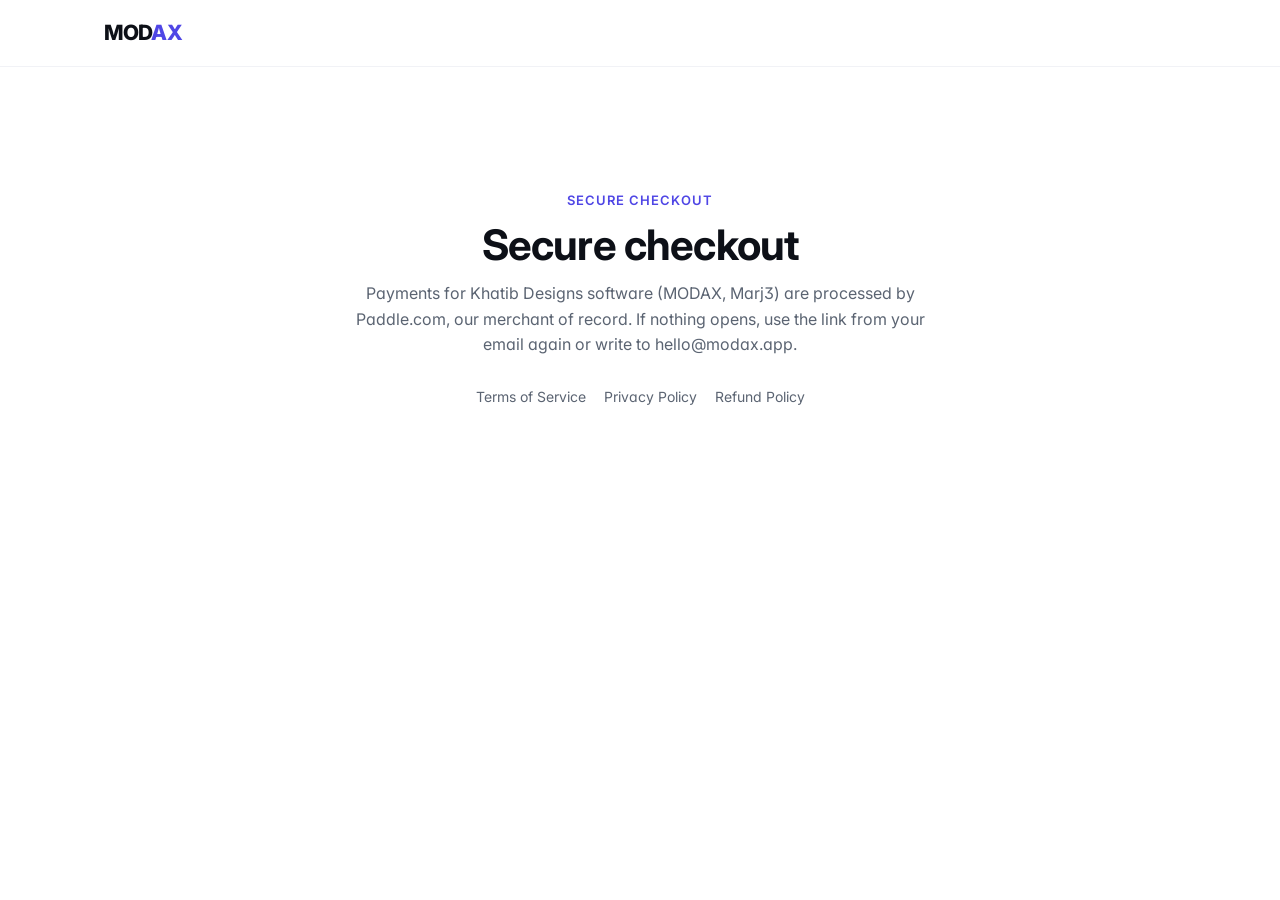
<file: pay.html>
<!doctype html>
<html lang="en">
<head>
  <meta charset="utf-8" />
  <meta name="viewport" content="width=device-width, initial-scale=1" />
  <title>Secure checkout — Khatib Designs</title>
  <meta name="description" content="Secure checkout for KHD software products (MODAX, Marj3), processed by Paddle, our merchant of record." />
  <meta name="robots" content="noindex, follow" />
  <link rel="icon" href="/favicon.svg" type="image/svg+xml" />
  <link rel="preconnect" href="https://fonts.googleapis.com" />
  <link rel="preconnect" href="https://fonts.gstatic.com" crossorigin />
  <link href="https://fonts.googleapis.com/css2?family=Inter:wght@400;500;600;700;800&display=swap" rel="stylesheet" />
  <link rel="stylesheet" href="/styles.css?v=wa1" />
  <style>
    .pay { max-width: 620px; margin: 0 auto; padding: 120px 20px 80px; text-align: center; }
    .pay .eyebrow { font-size: 13px; font-weight: 600; letter-spacing: .08em; text-transform: uppercase; color: var(--accent); }
    .pay h1 { font-size: clamp(30px, 5vw, 42px); line-height: 1.15; letter-spacing: -.02em; margin: 10px 0 12px; }
    .pay p { color: var(--muted); font-size: 16px; line-height: 1.6; }
    .pay .links { display: flex; justify-content: center; flex-wrap: wrap; gap: 8px 18px; margin-top: 28px; font-size: 14px; }
    .pay .links a { color: var(--muted); }
  </style>
</head>
<body>
  <header class="nav">
    <div class="wrap nav-in">
      <a href="/" class="logo">MOD<b>AX</b></a>
    </div>
  </header>
  <main class="pay" id="main">
    <span class="eyebrow">Secure checkout</span>
    <h1 id="pay-title">Opening your checkout…</h1>
    <p id="pay-msg">Payments for Khatib Designs software (MODAX, Marj3) are processed by Paddle.com, our merchant of record. If nothing opens, use the link from your email again or write to <a href="mailto:hello@modax.app">hello@modax.app</a>.</p>
    <nav class="links" aria-label="Legal pages"><a href="/terms">Terms of Service</a><a href="/privacy">Privacy Policy</a><a href="/refunds">Refund Policy</a></nav>
  </main>
  <!-- Paddle default payment link for every KHD product. Paddle sends buyers here with
       ?_ptxn=txn_… (renewal and card-update emails, server-created transactions) and Paddle.js
       opens that transaction's checkout by itself once initialised. The token is the public
       client-side token "khd-pay". khatibdesigns.com is not a Paddle-approved domain, so this
       lives on modax.app (approved). -->
  <script src="https://cdn.paddle.com/paddle/v2/paddle.js"></script>
  <script>
    (function () {
      var title = document.getElementById('pay-title'), msg = document.getElementById('pay-msg');
      if (!/[?&]_ptxn=/.test(location.search)) title.textContent = 'Secure checkout';
      Paddle.Initialize({
        token: 'live_1cc2b9324a7524563ab67e9134e',
        eventCallback: function (e) {
          if (e && e.name === 'checkout.completed') {
            title.textContent = 'Payment received — thank you';
            msg.textContent = 'A receipt from Paddle is on its way to your email. You can close this page.';
          }
          if (e && e.name === 'checkout.error') title.textContent = 'Checkout could not open';
        }
      });
    })();
  </script>
</body>
</html>
</file>
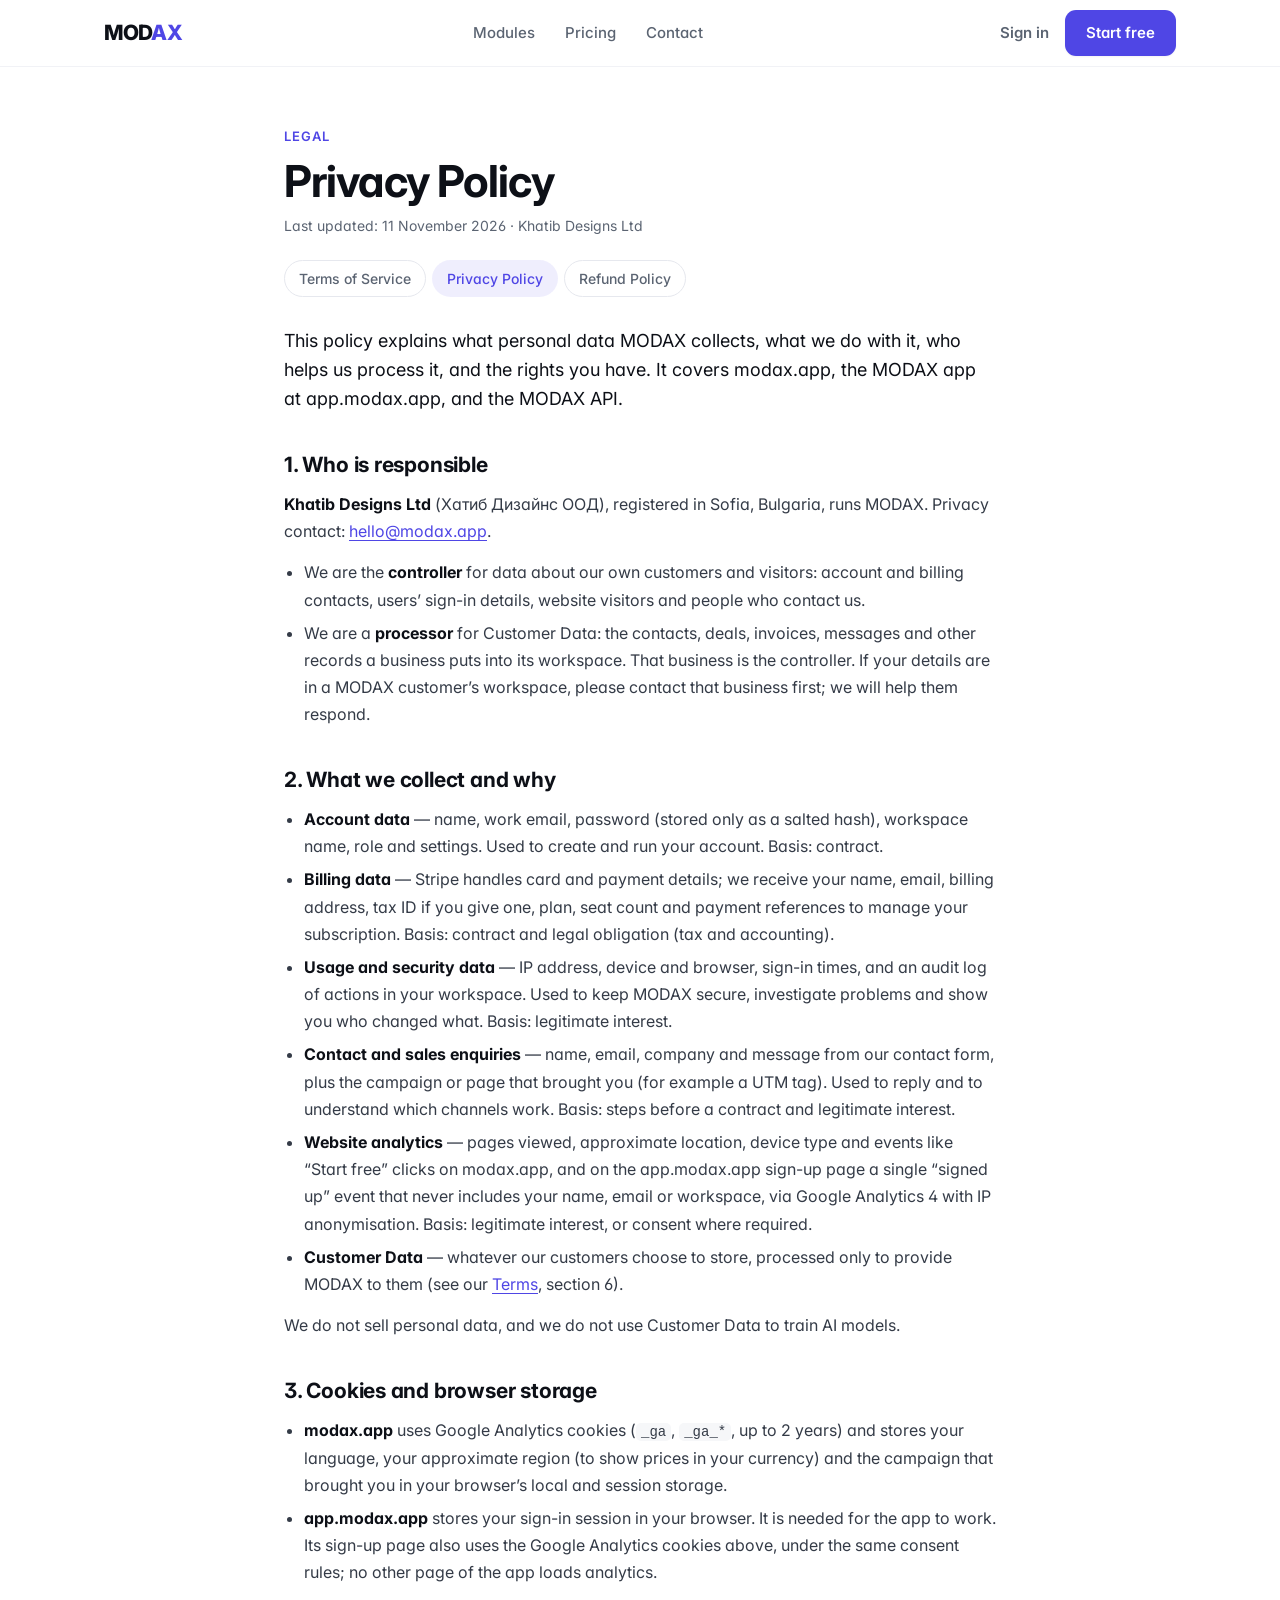
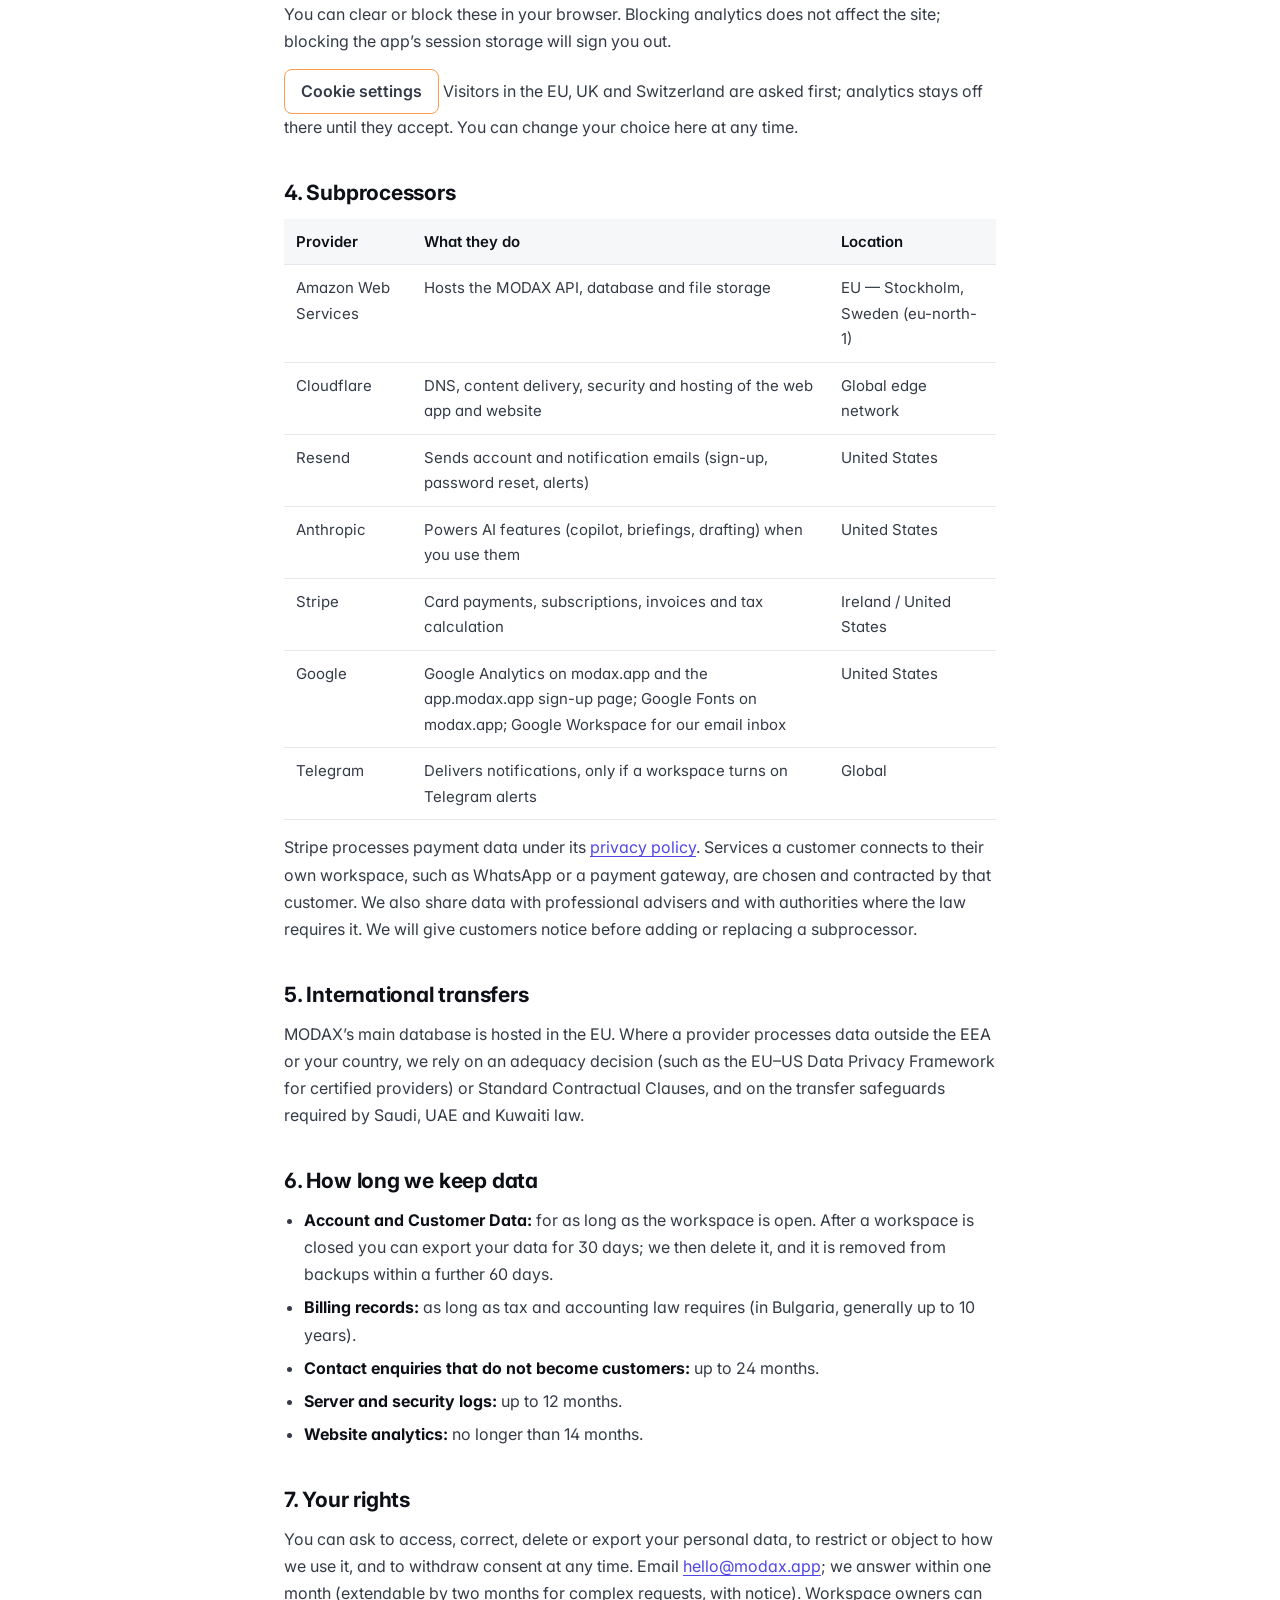
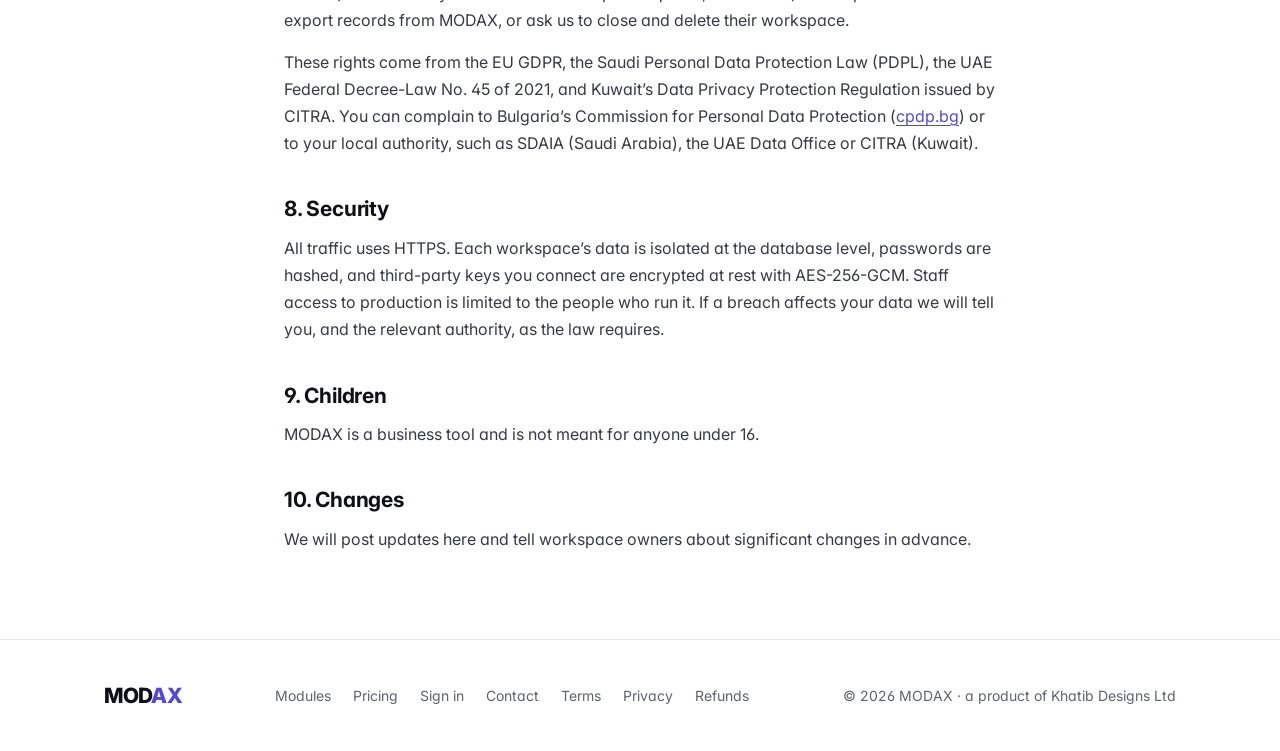
<file: privacy.html>
<!doctype html>
<html lang="en">
<head>
  <meta charset="utf-8" />
  <meta name="viewport" content="width=device-width, initial-scale=1" />
  <title>Privacy Policy — MODAX</title>
  <meta name="description" content="How MODAX, by Khatib Designs Ltd, handles personal data: what we collect, our subprocessors, where data is hosted, retention and your rights." />
  <link rel="canonical" href="https://modax.app/privacy" />
  <link rel="icon" href="/favicon.svg" type="image/svg+xml" />
  <link rel="preconnect" href="https://fonts.googleapis.com" />
  <link rel="preconnect" href="https://fonts.gstatic.com" crossorigin />
  <link href="https://fonts.googleapis.com/css2?family=Inter:wght@400;500;600;700;800&display=swap" rel="stylesheet" />
  <link rel="stylesheet" href="/styles.css?v=wa1" />
  <meta name="theme-color" content="#4f46e5" />
  <style>
    .legal { max-width: 760px; margin: 0 auto; padding: 56px 24px 72px; }
    .legal .eyebrow { font-size: 13px; font-weight: 600; letter-spacing: .08em; text-transform: uppercase; color: var(--accent); }
    .legal h1 { font-size: clamp(32px, 5vw, 44px); line-height: 1.12; letter-spacing: -.02em; margin: 10px 0 8px; }
    .legal .updated { color: var(--muted); font-size: 14px; }
    .legal .tabs { display: flex; flex-wrap: wrap; gap: 6px; margin: 22px 0 30px; }
    .legal .tabs a { font-size: 14px; font-weight: 500; padding: 7px 14px; border: 1px solid var(--border); border-radius: 999px; color: var(--muted); }
    .legal .tabs a:hover { color: var(--ink); }
    .legal .tabs a, .legal .tabs a:hover { text-decoration: none; }
    .legal .tabs a[aria-current] { background: var(--accent-soft); border-color: transparent; color: var(--accent); }
    .legal .lead { font-size: 18px; color: var(--ink); line-height: 1.6; margin-bottom: 8px; }
    .legal h2 { font-size: 21px; letter-spacing: -.01em; margin: 36px 0 10px; }
    .legal p, .legal li, .legal td, .legal th { font-size: 16px; line-height: 1.7; color: #343b47; }
    .legal p { margin: 0 0 14px; }
    .legal ul { margin: 0 0 14px 20px; }
    .legal li { margin-bottom: 6px; }
    .legal a { color: var(--accent); text-decoration: underline; text-underline-offset: 3px; }
    .legal strong { color: var(--ink); }
    .legal code { font-size: 14px; background: var(--bg-2); padding: 1px 5px; border-radius: 5px; }
    .legal .table-wrap { overflow-x: auto; margin: 0 0 14px; }
    .legal table { width: 100%; border-collapse: collapse; min-width: 520px; }
    .legal th, .legal td { text-align: left; vertical-align: top; padding: 10px 12px; border-bottom: 1px solid var(--border); font-size: 15px; }
    .legal th { color: var(--ink); background: var(--bg-2); font-weight: 600; }
  </style>
  <meta property="og:image" content="https://modax.app/og.png" />
</head>
<body>
  <header class="nav">
    <div class="wrap nav-in">
      <a href="/" class="logo">MOD<b>AX</b></a>
      <nav class="nav-links">
        <a href="/#modules">Modules</a>
        <a href="/#pricing">Pricing</a>
        <a href="/#contact">Contact</a>
      </nav>
      <div class="nav-actions">
        <a class="link" href="https://app.modax.app/signin">Sign in</a>
        <a class="btn btn-primary" href="https://app.modax.app/signup">Start free</a>
      </div>
    </div>
  </header>
  <main class="legal" id="main">
    <span class="eyebrow">Legal</span>
    <h1>Privacy Policy</h1>
    <p class="updated">Last updated: 11 November 2026 · Khatib Designs Ltd</p>
    <nav class="tabs" aria-label="Legal pages"><a href="/terms">Terms of Service</a><a href="/privacy" aria-current="page">Privacy Policy</a><a href="/refunds">Refund Policy</a></nav>

<p class="lead">This policy explains what personal data MODAX collects, what we do with it, who helps us process it, and the rights you have. It covers modax.app, the MODAX app at app.modax.app, and the MODAX API.</p>

<h2>1. Who is responsible</h2>
<p><strong>Khatib Designs Ltd</strong> (Хатиб Дизайнс ООД), registered in Sofia, Bulgaria, runs MODAX. Privacy contact: <a href="mailto:hello@modax.app">hello@modax.app</a>.</p>
<!-- OWNER ACTION: add the registered office address and the UIC (EIK) of Khatib Designs Ltd (Хатиб Дизайнс ООД) from the Bulgarian Commercial Register here. -->
<ul>
<li>We are the <strong>controller</strong> for data about our own customers and visitors: account and billing contacts, users&rsquo; sign-in details, website visitors and people who contact us.</li>
<li>We are a <strong>processor</strong> for Customer Data: the contacts, deals, invoices, messages and other records a business puts into its workspace. That business is the controller. If your details are in a MODAX customer&rsquo;s workspace, please contact that business first; we will help them respond.</li>
</ul>

<h2>2. What we collect and why</h2>
<ul>
<li><strong>Account data</strong> &mdash; name, work email, password (stored only as a salted hash), workspace name, role and settings. Used to create and run your account. Basis: contract.</li>
<li><strong>Billing data</strong> &mdash; Stripe handles card and payment details; we receive your name, email, billing address, tax ID if you give one, plan, seat count and payment references to manage your subscription. Basis: contract and legal obligation (tax and accounting).</li>
<li><strong>Usage and security data</strong> &mdash; IP address, device and browser, sign-in times, and an audit log of actions in your workspace. Used to keep MODAX secure, investigate problems and show you who changed what. Basis: legitimate interest.</li>
<li><strong>Contact and sales enquiries</strong> &mdash; name, email, company and message from our contact form, plus the campaign or page that brought you (for example a UTM tag). Used to reply and to understand which channels work. Basis: steps before a contract and legitimate interest.</li>
<li><strong>Website analytics</strong> &mdash; pages viewed, approximate location, device type and events like &ldquo;Start free&rdquo; clicks on modax.app, and on the app.modax.app sign-up page a single &ldquo;signed up&rdquo; event that never includes your name, email or workspace, via Google Analytics 4 with IP anonymisation. Basis: legitimate interest, or consent where required.</li>
<li><strong>Customer Data</strong> &mdash; whatever our customers choose to store, processed only to provide MODAX to them (see our <a href="/terms">Terms</a>, section 6).</li>
</ul>
<p>We do not sell personal data, and we do not use Customer Data to train AI models.</p>

<h2>3. Cookies and browser storage</h2>
<ul>
<li><strong>modax.app</strong> uses Google Analytics cookies (<code>_ga</code>, <code>_ga_*</code>, up to 2 years) and stores your language, your approximate region (to show prices in your currency) and the campaign that brought you in your browser&rsquo;s local and session storage.</li>
<li><strong>app.modax.app</strong> stores your sign-in session in your browser. It is needed for the app to work. Its sign-up page also uses the Google Analytics cookies above, under the same consent rules; no other page of the app loads analytics.</li>
</ul>
<p>You can clear or block these in your browser. Blocking analytics does not affect the site; blocking the app&rsquo;s session storage will sign you out.</p>

<p><button type="button" onclick="window.khdConsent&amp;&amp;window.khdConsent.open()" style="font:inherit;font-weight:600;padding:8px 16px;border-radius:8px;border:1px solid #ff9a4d;background:transparent;color:inherit;cursor:pointer">Cookie settings</button> Visitors in the EU, UK and Switzerland are asked first; analytics stays off there until they accept. You can change your choice here at any time.</p>
<h2>4. Subprocessors</h2>
<div class="table-wrap"><table>
<thead><tr><th>Provider</th><th>What they do</th><th>Location</th></tr></thead>
<tbody>
<tr><td>Amazon Web Services</td><td>Hosts the MODAX API, database and file storage</td><td>EU &mdash; Stockholm, Sweden (eu-north-1)</td></tr>
<tr><td>Cloudflare</td><td>DNS, content delivery, security and hosting of the web app and website</td><td>Global edge network</td></tr>
<tr><td>Resend</td><td>Sends account and notification emails (sign-up, password reset, alerts)</td><td>United States</td></tr>
<tr><td>Anthropic</td><td>Powers AI features (copilot, briefings, drafting) when you use them</td><td>United States</td></tr>
<tr><td>Stripe</td><td>Card payments, subscriptions, invoices and tax calculation</td><td>Ireland / United States</td></tr>
<tr><td>Google</td><td>Google Analytics on modax.app and the app.modax.app sign-up page; Google Fonts on modax.app; Google Workspace for our email inbox</td><td>United States</td></tr>
<tr><td>Telegram</td><td>Delivers notifications, only if a workspace turns on Telegram alerts</td><td>Global</td></tr>
</tbody>
</table></div>
<p>Stripe processes payment data under its <a href="https://stripe.com/privacy" rel="noopener">privacy policy</a>. Services a customer connects to their own workspace, such as WhatsApp or a payment gateway, are chosen and contracted by that customer. We also share data with professional advisers and with authorities where the law requires it. We will give customers notice before adding or replacing a subprocessor.</p>

<h2>5. International transfers</h2>
<p>MODAX&rsquo;s main database is hosted in the EU. Where a provider processes data outside the EEA or your country, we rely on an adequacy decision (such as the EU&ndash;US Data Privacy Framework for certified providers) or Standard Contractual Clauses, and on the transfer safeguards required by Saudi, UAE and Kuwaiti law.</p>

<h2>6. How long we keep data</h2>
<ul>
<li><strong>Account and Customer Data:</strong> for as long as the workspace is open. After a workspace is closed you can export your data for 30 days; we then delete it, and it is removed from backups within a further 60 days.</li>
<li><strong>Billing records:</strong> as long as tax and accounting law requires (in Bulgaria, generally up to 10 years).</li>
<li><strong>Contact enquiries that do not become customers:</strong> up to 24 months.</li>
<li><strong>Server and security logs:</strong> up to 12 months.</li>
<li><strong>Website analytics:</strong> no longer than 14 months.</li>
</ul>

<h2>7. Your rights</h2>
<p>You can ask to access, correct, delete or export your personal data, to restrict or object to how we use it, and to withdraw consent at any time. Email <a href="mailto:hello@modax.app">hello@modax.app</a>; we answer within one month (extendable by two months for complex requests, with notice). Workspace owners can export records from MODAX, or ask us to close and delete their workspace.</p>
<p>These rights come from the EU GDPR, the Saudi Personal Data Protection Law (PDPL), the UAE Federal Decree-Law No. 45 of 2021, and Kuwait&rsquo;s Data Privacy Protection Regulation issued by CITRA. You can complain to Bulgaria&rsquo;s Commission for Personal Data Protection (<a href="https://www.cpdp.bg/" rel="noopener">cpdp.bg</a>) or to your local authority, such as SDAIA (Saudi Arabia), the UAE Data Office or CITRA (Kuwait).</p>

<h2>8. Security</h2>
<p>All traffic uses HTTPS. Each workspace&rsquo;s data is isolated at the database level, passwords are hashed, and third-party keys you connect are encrypted at rest with AES-256-GCM. Staff access to production is limited to the people who run it. If a breach affects your data we will tell you, and the relevant authority, as the law requires.</p>

<h2>9. Children</h2>
<p>MODAX is a business tool and is not meant for anyone under 16.</p>

<h2>10. Changes</h2>
<p>We will post updates here and tell workspace owners about significant changes in advance.</p>

  </main>
  <footer>
    <div class="wrap foot-in">
      <a href="/" class="logo">MOD<b>AX</b></a>
      <div class="foot-links">
        <a href="/#modules">Modules</a>
        <a href="/#pricing">Pricing</a>
        <a href="https://app.modax.app/signin">Sign in</a>
        <a href="/#contact">Contact</a>
        <a href="/terms">Terms</a>
        <a href="/privacy">Privacy</a>
        <a href="/refunds">Refunds</a>
      </div>
      <span>© 2026 MODAX · a product of Khatib Designs Ltd</span>
    </div>
  </footer>
  <script src="/analytics.js"></script>
</body>
</html>
</file>
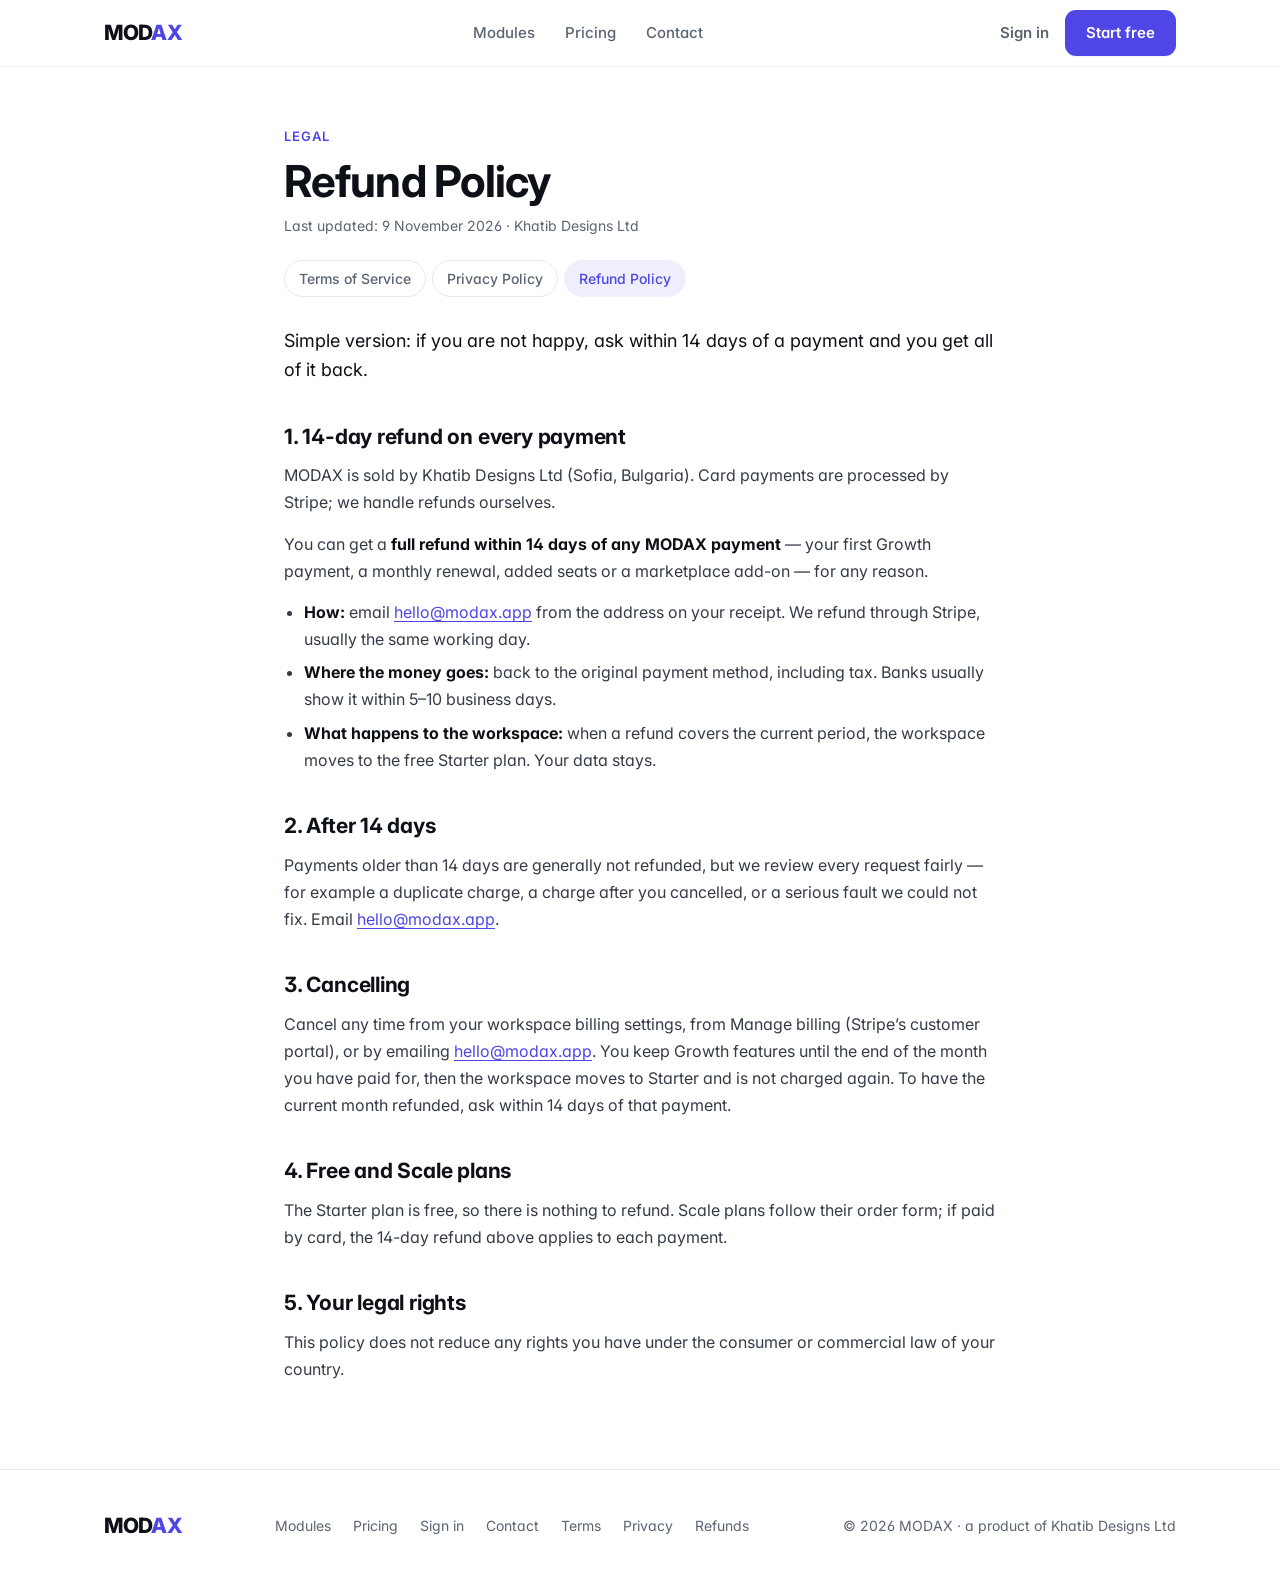
<file: refunds.html>
<!doctype html>
<html lang="en">
<head>
  <meta charset="utf-8" />
  <meta name="viewport" content="width=device-width, initial-scale=1" />
  <title>Refund Policy — MODAX</title>
  <meta name="description" content="MODAX refunds: a full refund within 14 days of any payment, cancel any time, paid through Stripe to Khatib Designs Ltd." />
  <link rel="canonical" href="https://modax.app/refunds" />
  <link rel="icon" href="/favicon.svg" type="image/svg+xml" />
  <link rel="preconnect" href="https://fonts.googleapis.com" />
  <link rel="preconnect" href="https://fonts.gstatic.com" crossorigin />
  <link href="https://fonts.googleapis.com/css2?family=Inter:wght@400;500;600;700;800&display=swap" rel="stylesheet" />
  <link rel="stylesheet" href="/styles.css?v=wa1" />
  <meta name="theme-color" content="#4f46e5" />
  <style>
    .legal { max-width: 760px; margin: 0 auto; padding: 56px 24px 72px; }
    .legal .eyebrow { font-size: 13px; font-weight: 600; letter-spacing: .08em; text-transform: uppercase; color: var(--accent); }
    .legal h1 { font-size: clamp(32px, 5vw, 44px); line-height: 1.12; letter-spacing: -.02em; margin: 10px 0 8px; }
    .legal .updated { color: var(--muted); font-size: 14px; }
    .legal .tabs { display: flex; flex-wrap: wrap; gap: 6px; margin: 22px 0 30px; }
    .legal .tabs a { font-size: 14px; font-weight: 500; padding: 7px 14px; border: 1px solid var(--border); border-radius: 999px; color: var(--muted); }
    .legal .tabs a:hover { color: var(--ink); }
    .legal .tabs a, .legal .tabs a:hover { text-decoration: none; }
    .legal .tabs a[aria-current] { background: var(--accent-soft); border-color: transparent; color: var(--accent); }
    .legal .lead { font-size: 18px; color: var(--ink); line-height: 1.6; margin-bottom: 8px; }
    .legal h2 { font-size: 21px; letter-spacing: -.01em; margin: 36px 0 10px; }
    .legal p, .legal li, .legal td, .legal th { font-size: 16px; line-height: 1.7; color: #343b47; }
    .legal p { margin: 0 0 14px; }
    .legal ul { margin: 0 0 14px 20px; }
    .legal li { margin-bottom: 6px; }
    .legal a { color: var(--accent); text-decoration: underline; text-underline-offset: 3px; }
    .legal strong { color: var(--ink); }
    .legal code { font-size: 14px; background: var(--bg-2); padding: 1px 5px; border-radius: 5px; }
    .legal .table-wrap { overflow-x: auto; margin: 0 0 14px; }
    .legal table { width: 100%; border-collapse: collapse; min-width: 520px; }
    .legal th, .legal td { text-align: left; vertical-align: top; padding: 10px 12px; border-bottom: 1px solid var(--border); font-size: 15px; }
    .legal th { color: var(--ink); background: var(--bg-2); font-weight: 600; }
  </style>
  <meta property="og:image" content="https://modax.app/og.png" />
</head>
<body>
  <header class="nav">
    <div class="wrap nav-in">
      <a href="/" class="logo">MOD<b>AX</b></a>
      <nav class="nav-links">
        <a href="/#modules">Modules</a>
        <a href="/#pricing">Pricing</a>
        <a href="/#contact">Contact</a>
      </nav>
      <div class="nav-actions">
        <a class="link" href="https://app.modax.app/signin">Sign in</a>
        <a class="btn btn-primary" href="https://app.modax.app/signup">Start free</a>
      </div>
    </div>
  </header>
  <main class="legal" id="main">
    <span class="eyebrow">Legal</span>
    <h1>Refund Policy</h1>
    <p class="updated">Last updated: 9 November 2026 · Khatib Designs Ltd</p>
    <nav class="tabs" aria-label="Legal pages"><a href="/terms">Terms of Service</a><a href="/privacy">Privacy Policy</a><a href="/refunds" aria-current="page">Refund Policy</a></nav>

<p class="lead">Simple version: if you are not happy, ask within 14 days of a payment and you get all of it back.</p>

<h2>1. 14-day refund on every payment</h2>
<p>MODAX is sold by Khatib Designs Ltd (Sofia, Bulgaria). Card payments are processed by Stripe; we handle refunds ourselves.</p>
<p>You can get a <strong>full refund within 14 days of any MODAX payment</strong> &mdash; your first Growth payment, a monthly renewal, added seats or a marketplace add-on &mdash; for any reason.</p>
<ul>
<li><strong>How:</strong> email <a href="mailto:hello@modax.app">hello@modax.app</a> from the address on your receipt. We refund through Stripe, usually the same working day.</li>
<li><strong>Where the money goes:</strong> back to the original payment method, including tax. Banks usually show it within 5&ndash;10 business days.</li>
<li><strong>What happens to the workspace:</strong> when a refund covers the current period, the workspace moves to the free Starter plan. Your data stays.</li>
</ul>

<h2>2. After 14 days</h2>
<p>Payments older than 14 days are generally not refunded, but we review every request fairly &mdash; for example a duplicate charge, a charge after you cancelled, or a serious fault we could not fix. Email <a href="mailto:hello@modax.app">hello@modax.app</a>.</p>

<h2>3. Cancelling</h2>
<p>Cancel any time from your workspace billing settings, from Manage billing (Stripe&rsquo;s customer portal), or by emailing <a href="mailto:hello@modax.app">hello@modax.app</a>. You keep Growth features until the end of the month you have paid for, then the workspace moves to Starter and is not charged again. To have the current month refunded, ask within 14 days of that payment.</p>

<h2>4. Free and Scale plans</h2>
<p>The Starter plan is free, so there is nothing to refund. Scale plans follow their order form; if paid by card, the 14-day refund above applies to each payment.</p>

<h2>5. Your legal rights</h2>
<p>This policy does not reduce any rights you have under the consumer or commercial law of your country.</p>

  </main>
  <footer>
    <div class="wrap foot-in">
      <a href="/" class="logo">MOD<b>AX</b></a>
      <div class="foot-links">
        <a href="/#modules">Modules</a>
        <a href="/#pricing">Pricing</a>
        <a href="https://app.modax.app/signin">Sign in</a>
        <a href="/#contact">Contact</a>
        <a href="/terms">Terms</a>
        <a href="/privacy">Privacy</a>
        <a href="/refunds">Refunds</a>
      </div>
      <span>© 2026 MODAX · a product of Khatib Designs Ltd</span>
    </div>
  </footer>
  <script src="/analytics.js"></script>
</body>
</html>
</file>
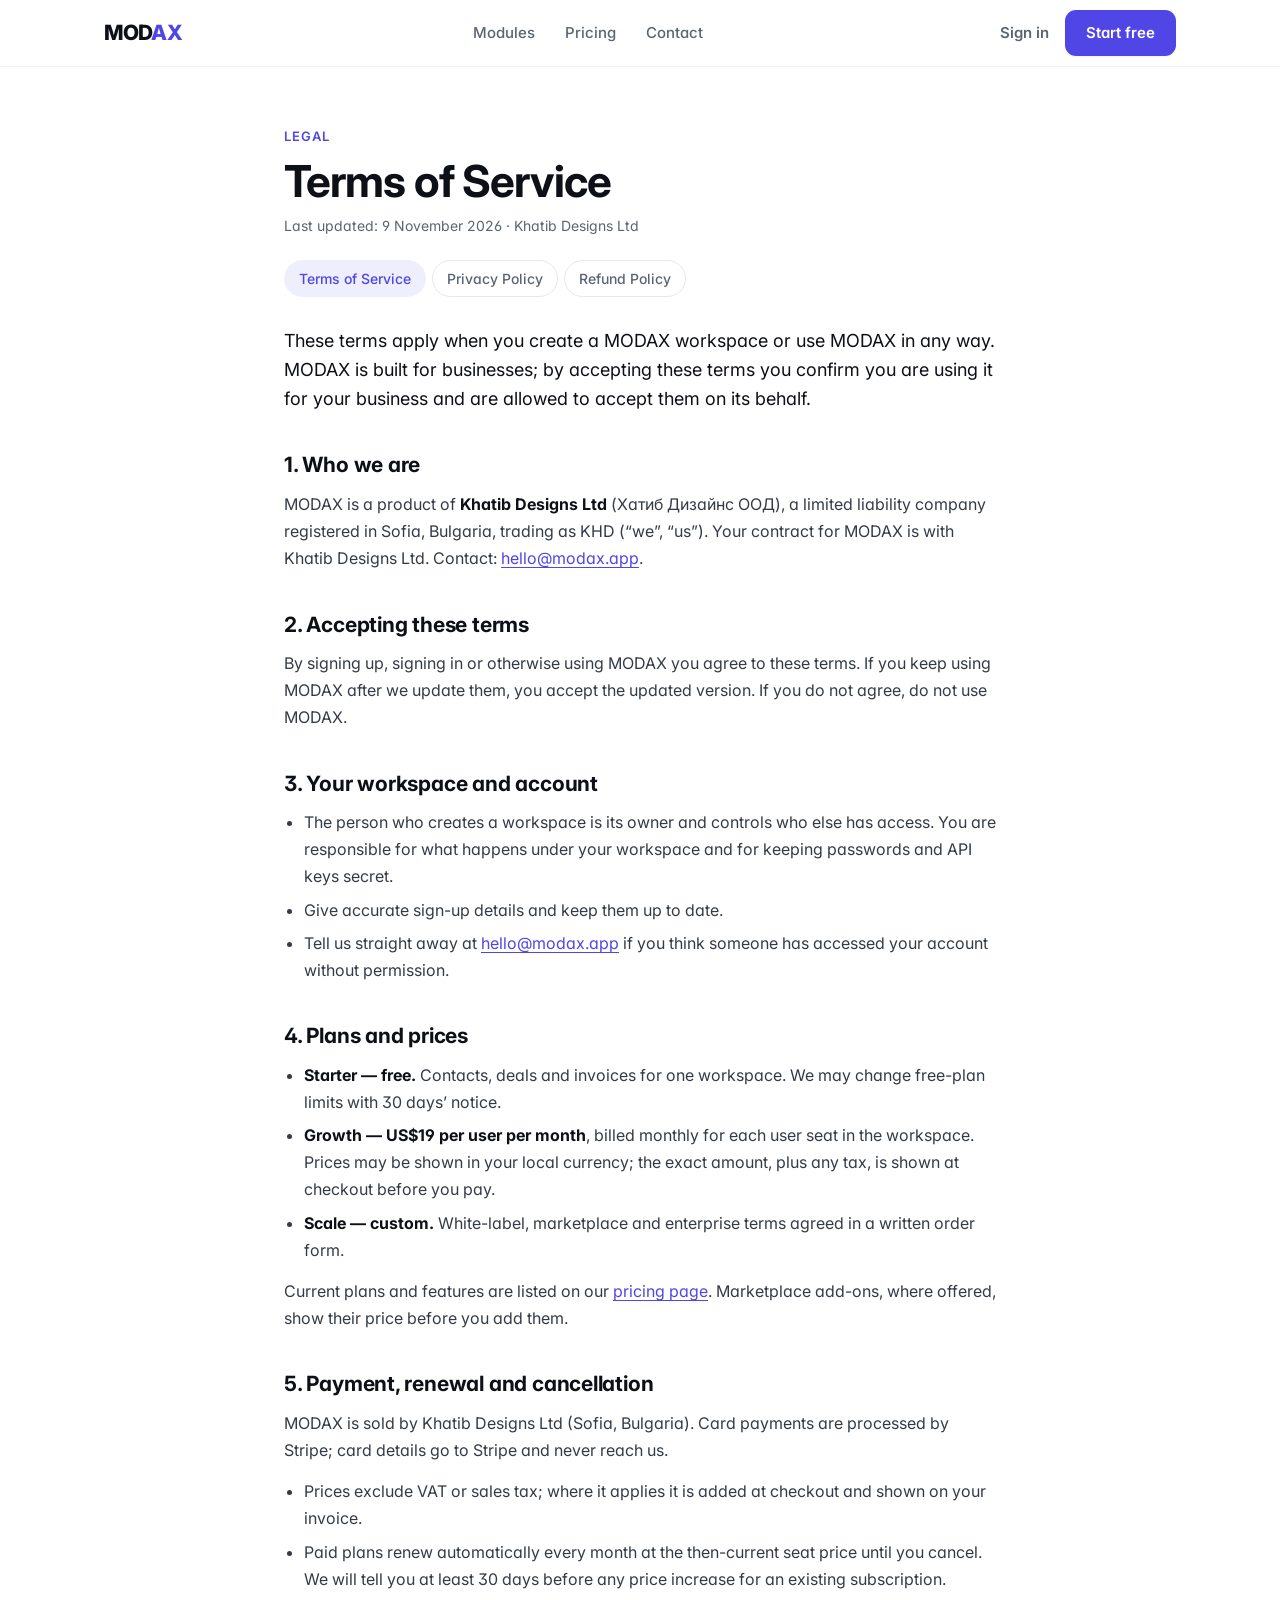
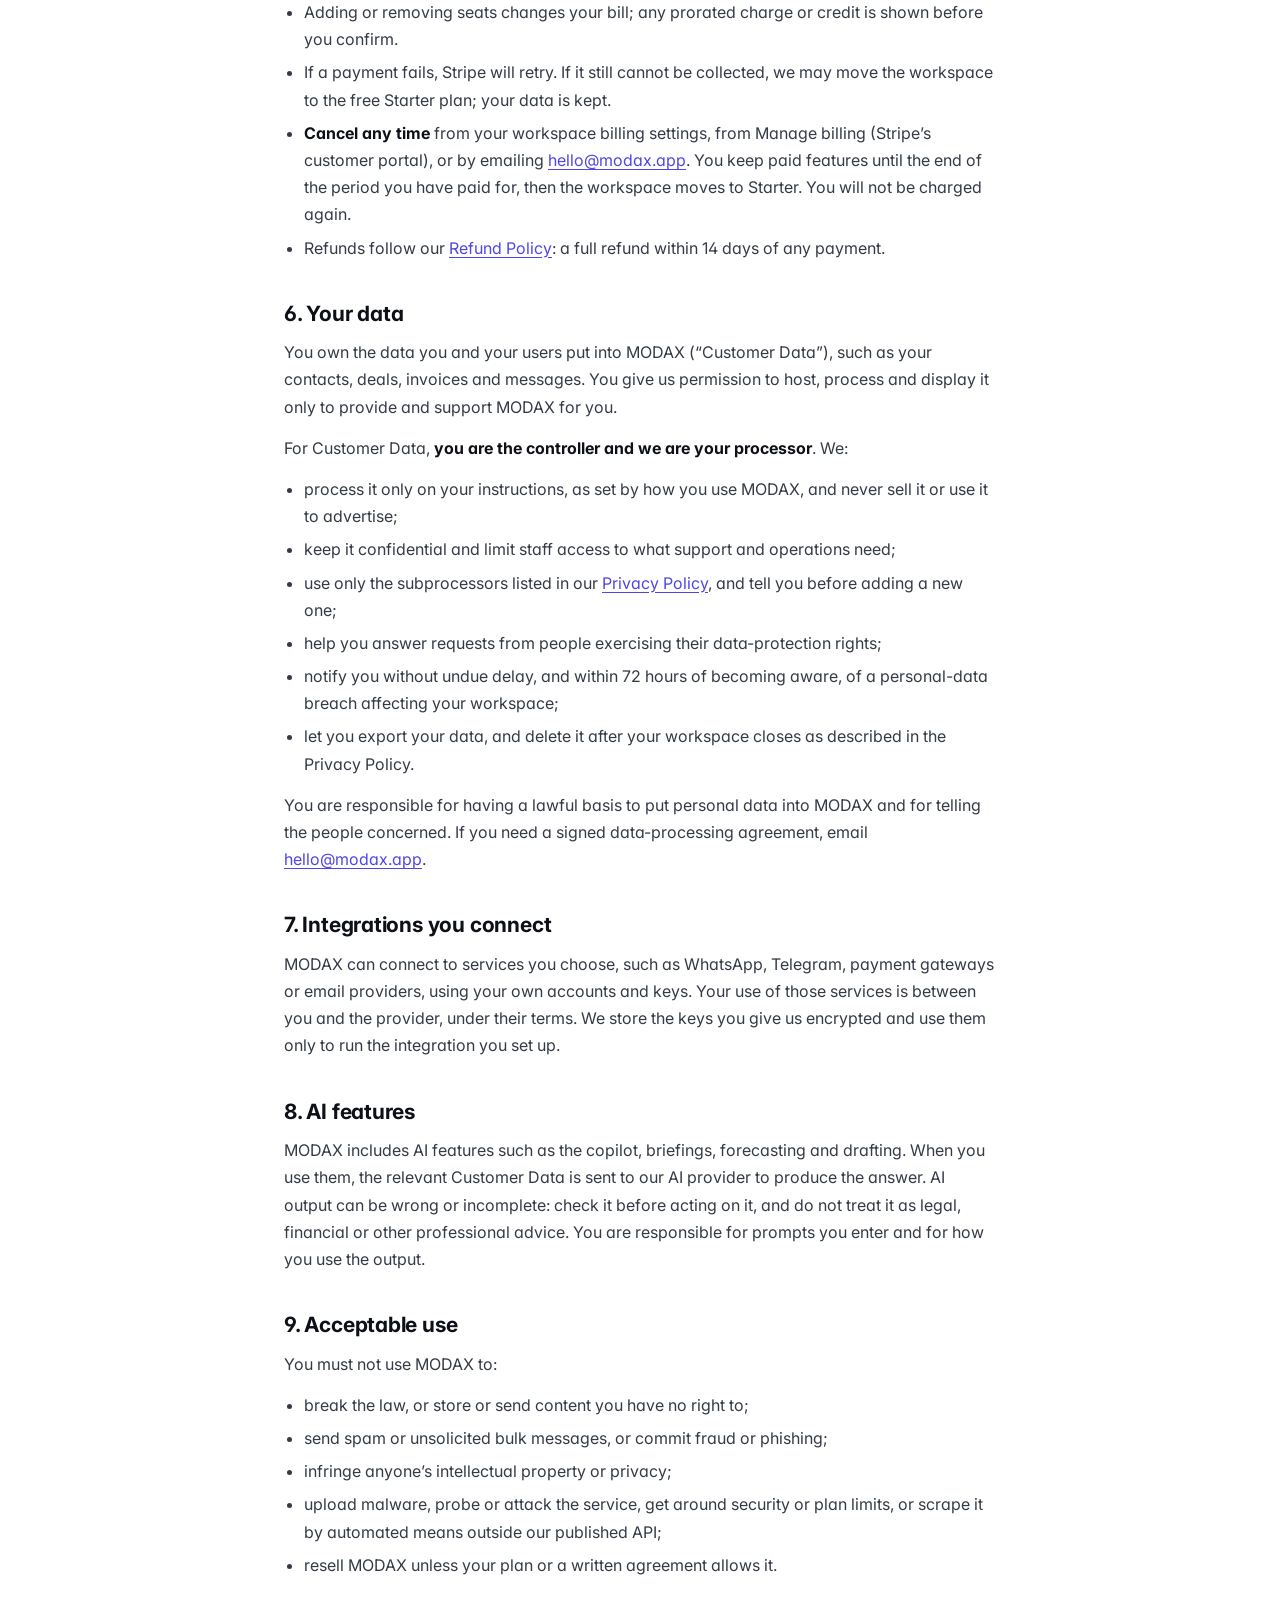
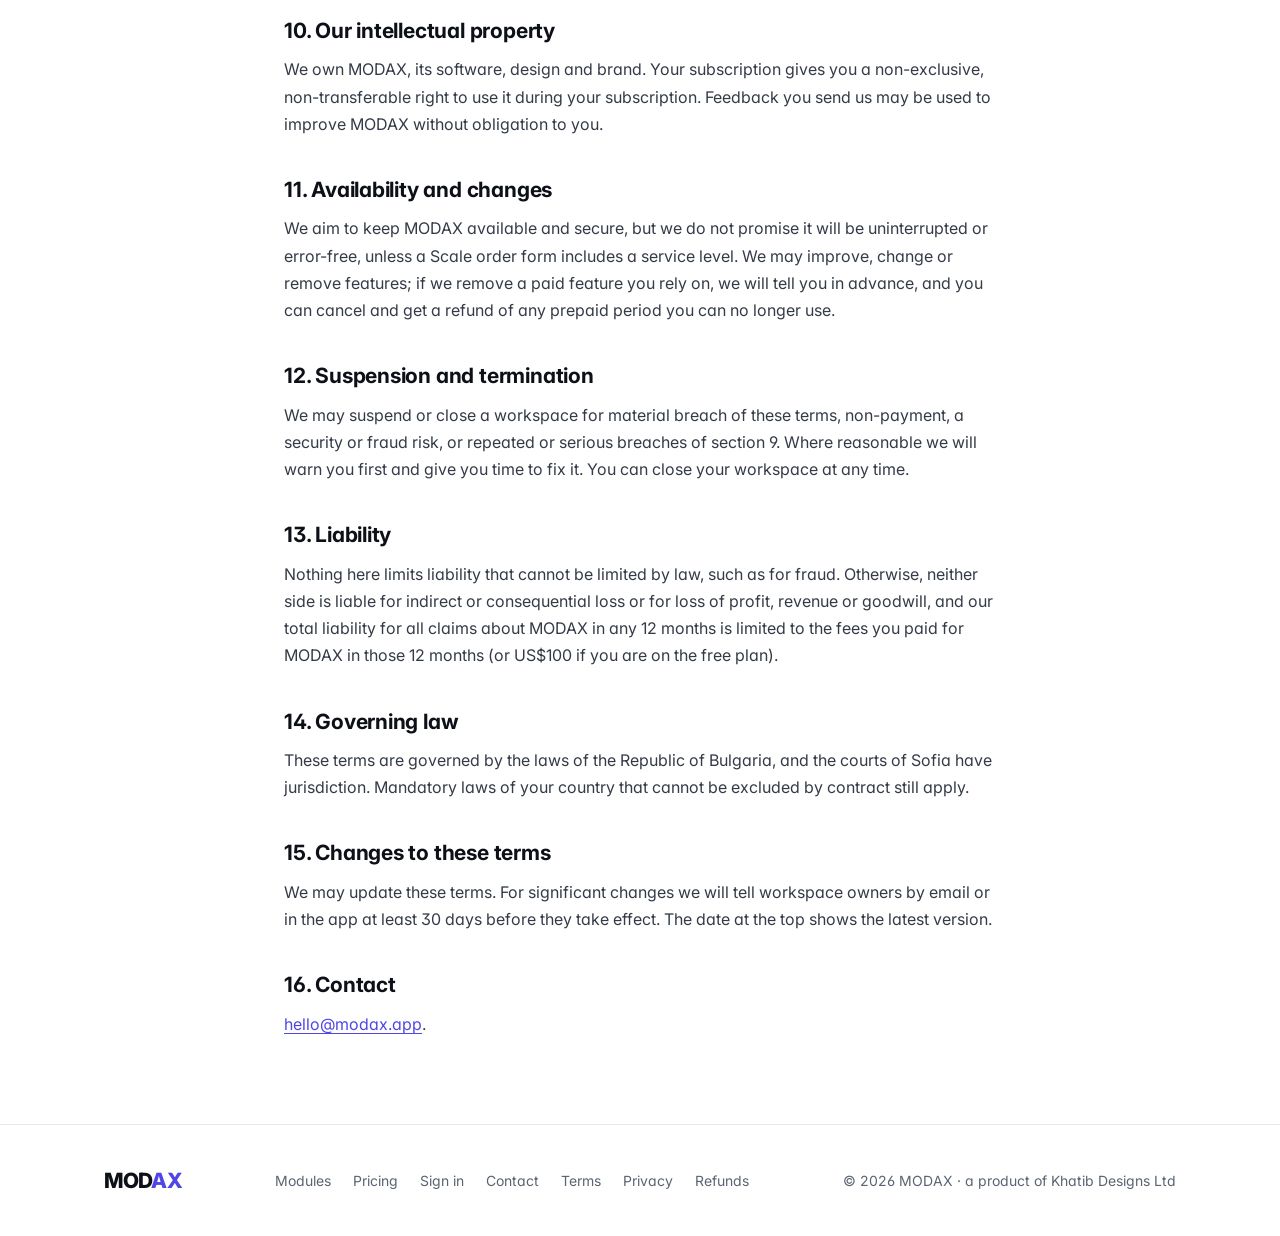
<file: terms.html>
<!doctype html>
<html lang="en">
<head>
  <meta charset="utf-8" />
  <meta name="viewport" content="width=device-width, initial-scale=1" />
  <title>Terms of Service — MODAX</title>
  <meta name="description" content="The terms for using MODAX, the modular CRM by Khatib Designs Ltd: plans, billing, your data, acceptable use and cancellation." />
  <link rel="canonical" href="https://modax.app/terms" />
  <link rel="icon" href="/favicon.svg" type="image/svg+xml" />
  <link rel="preconnect" href="https://fonts.googleapis.com" />
  <link rel="preconnect" href="https://fonts.gstatic.com" crossorigin />
  <link href="https://fonts.googleapis.com/css2?family=Inter:wght@400;500;600;700;800&display=swap" rel="stylesheet" />
  <link rel="stylesheet" href="/styles.css?v=wa1" />
  <meta name="theme-color" content="#4f46e5" />
  <style>
    .legal { max-width: 760px; margin: 0 auto; padding: 56px 24px 72px; }
    .legal .eyebrow { font-size: 13px; font-weight: 600; letter-spacing: .08em; text-transform: uppercase; color: var(--accent); }
    .legal h1 { font-size: clamp(32px, 5vw, 44px); line-height: 1.12; letter-spacing: -.02em; margin: 10px 0 8px; }
    .legal .updated { color: var(--muted); font-size: 14px; }
    .legal .tabs { display: flex; flex-wrap: wrap; gap: 6px; margin: 22px 0 30px; }
    .legal .tabs a { font-size: 14px; font-weight: 500; padding: 7px 14px; border: 1px solid var(--border); border-radius: 999px; color: var(--muted); }
    .legal .tabs a:hover { color: var(--ink); }
    .legal .tabs a, .legal .tabs a:hover { text-decoration: none; }
    .legal .tabs a[aria-current] { background: var(--accent-soft); border-color: transparent; color: var(--accent); }
    .legal .lead { font-size: 18px; color: var(--ink); line-height: 1.6; margin-bottom: 8px; }
    .legal h2 { font-size: 21px; letter-spacing: -.01em; margin: 36px 0 10px; }
    .legal p, .legal li, .legal td, .legal th { font-size: 16px; line-height: 1.7; color: #343b47; }
    .legal p { margin: 0 0 14px; }
    .legal ul { margin: 0 0 14px 20px; }
    .legal li { margin-bottom: 6px; }
    .legal a { color: var(--accent); text-decoration: underline; text-underline-offset: 3px; }
    .legal strong { color: var(--ink); }
    .legal code { font-size: 14px; background: var(--bg-2); padding: 1px 5px; border-radius: 5px; }
    .legal .table-wrap { overflow-x: auto; margin: 0 0 14px; }
    .legal table { width: 100%; border-collapse: collapse; min-width: 520px; }
    .legal th, .legal td { text-align: left; vertical-align: top; padding: 10px 12px; border-bottom: 1px solid var(--border); font-size: 15px; }
    .legal th { color: var(--ink); background: var(--bg-2); font-weight: 600; }
  </style>
  <meta property="og:image" content="https://modax.app/og.png" />
</head>
<body>
  <header class="nav">
    <div class="wrap nav-in">
      <a href="/" class="logo">MOD<b>AX</b></a>
      <nav class="nav-links">
        <a href="/#modules">Modules</a>
        <a href="/#pricing">Pricing</a>
        <a href="/#contact">Contact</a>
      </nav>
      <div class="nav-actions">
        <a class="link" href="https://app.modax.app/signin">Sign in</a>
        <a class="btn btn-primary" href="https://app.modax.app/signup">Start free</a>
      </div>
    </div>
  </header>
  <main class="legal" id="main">
    <span class="eyebrow">Legal</span>
    <h1>Terms of Service</h1>
    <p class="updated">Last updated: 9 November 2026 · Khatib Designs Ltd</p>
    <nav class="tabs" aria-label="Legal pages"><a href="/terms" aria-current="page">Terms of Service</a><a href="/privacy">Privacy Policy</a><a href="/refunds">Refund Policy</a></nav>

<p class="lead">These terms apply when you create a MODAX workspace or use MODAX in any way. MODAX is built for businesses; by accepting these terms you confirm you are using it for your business and are allowed to accept them on its behalf.</p>

<h2>1. Who we are</h2>
<p>MODAX is a product of <strong>Khatib Designs Ltd</strong> (Хатиб Дизайнс ООД), a limited liability company registered in Sofia, Bulgaria, trading as KHD (&ldquo;we&rdquo;, &ldquo;us&rdquo;). Your contract for MODAX is with Khatib Designs Ltd. Contact: <a href="mailto:hello@modax.app">hello@modax.app</a>.</p>
<!-- OWNER ACTION: add the registered office address and the UIC (EIK) of Khatib Designs Ltd (Хатиб Дизайнс ООД) from the Bulgarian Commercial Register here. -->

<h2>2. Accepting these terms</h2>
<p>By signing up, signing in or otherwise using MODAX you agree to these terms. If you keep using MODAX after we update them, you accept the updated version. If you do not agree, do not use MODAX.</p>

<h2>3. Your workspace and account</h2>
<ul>
<li>The person who creates a workspace is its owner and controls who else has access. You are responsible for what happens under your workspace and for keeping passwords and API keys secret.</li>
<li>Give accurate sign-up details and keep them up to date.</li>
<li>Tell us straight away at <a href="mailto:hello@modax.app">hello@modax.app</a> if you think someone has accessed your account without permission.</li>
</ul>

<h2>4. Plans and prices</h2>
<ul>
<li><strong>Starter &mdash; free.</strong> Contacts, deals and invoices for one workspace. We may change free-plan limits with 30 days&rsquo; notice.</li>
<li><strong>Growth &mdash; US$19 per user per month</strong>, billed monthly for each user seat in the workspace. Prices may be shown in your local currency; the exact amount, plus any tax, is shown at checkout before you pay.</li>
<li><strong>Scale &mdash; custom.</strong> White-label, marketplace and enterprise terms agreed in a written order form.</li>
</ul>
<p>Current plans and features are listed on our <a href="/#pricing">pricing page</a>. Marketplace add-ons, where offered, show their price before you add them.</p>

<h2>5. Payment, renewal and cancellation</h2>
<p>MODAX is sold by Khatib Designs Ltd (Sofia, Bulgaria). Card payments are processed by Stripe; card details go to Stripe and never reach us.</p>
<ul>
<li>Prices exclude VAT or sales tax; where it applies it is added at checkout and shown on your invoice.</li>
<li>Paid plans renew automatically every month at the then-current seat price until you cancel. We will tell you at least 30 days before any price increase for an existing subscription.</li>
<li>Adding or removing seats changes your bill; any prorated charge or credit is shown before you confirm.</li>
<li>If a payment fails, Stripe will retry. If it still cannot be collected, we may move the workspace to the free Starter plan; your data is kept.</li>
<li><strong>Cancel any time</strong> from your workspace billing settings, from Manage billing (Stripe&rsquo;s customer portal), or by emailing <a href="mailto:hello@modax.app">hello@modax.app</a>. You keep paid features until the end of the period you have paid for, then the workspace moves to Starter. You will not be charged again.</li>
<li>Refunds follow our <a href="/refunds">Refund Policy</a>: a full refund within 14 days of any payment.</li>
</ul>

<h2>6. Your data</h2>
<p>You own the data you and your users put into MODAX (&ldquo;Customer Data&rdquo;), such as your contacts, deals, invoices and messages. You give us permission to host, process and display it only to provide and support MODAX for you.</p>
<p>For Customer Data, <strong>you are the controller and we are your processor</strong>. We:</p>
<ul>
<li>process it only on your instructions, as set by how you use MODAX, and never sell it or use it to advertise;</li>
<li>keep it confidential and limit staff access to what support and operations need;</li>
<li>use only the subprocessors listed in our <a href="/privacy">Privacy Policy</a>, and tell you before adding a new one;</li>
<li>help you answer requests from people exercising their data-protection rights;</li>
<li>notify you without undue delay, and within 72 hours of becoming aware, of a personal-data breach affecting your workspace;</li>
<li>let you export your data, and delete it after your workspace closes as described in the Privacy Policy.</li>
</ul>
<p>You are responsible for having a lawful basis to put personal data into MODAX and for telling the people concerned. If you need a signed data-processing agreement, email <a href="mailto:hello@modax.app">hello@modax.app</a>.</p>

<h2>7. Integrations you connect</h2>
<p>MODAX can connect to services you choose, such as WhatsApp, Telegram, payment gateways or email providers, using your own accounts and keys. Your use of those services is between you and the provider, under their terms. We store the keys you give us encrypted and use them only to run the integration you set up.</p>

<h2>8. AI features</h2>
<p>MODAX includes AI features such as the copilot, briefings, forecasting and drafting. When you use them, the relevant Customer Data is sent to our AI provider to produce the answer. AI output can be wrong or incomplete: check it before acting on it, and do not treat it as legal, financial or other professional advice. You are responsible for prompts you enter and for how you use the output.</p>

<h2>9. Acceptable use</h2>
<p>You must not use MODAX to:</p>
<ul>
<li>break the law, or store or send content you have no right to;</li>
<li>send spam or unsolicited bulk messages, or commit fraud or phishing;</li>
<li>infringe anyone&rsquo;s intellectual property or privacy;</li>
<li>upload malware, probe or attack the service, get around security or plan limits, or scrape it by automated means outside our published API;</li>
<li>resell MODAX unless your plan or a written agreement allows it.</li>
</ul>

<h2>10. Our intellectual property</h2>
<p>We own MODAX, its software, design and brand. Your subscription gives you a non-exclusive, non-transferable right to use it during your subscription. Feedback you send us may be used to improve MODAX without obligation to you.</p>

<h2>11. Availability and changes</h2>
<p>We aim to keep MODAX available and secure, but we do not promise it will be uninterrupted or error-free, unless a Scale order form includes a service level. We may improve, change or remove features; if we remove a paid feature you rely on, we will tell you in advance, and you can cancel and get a refund of any prepaid period you can no longer use.</p>

<h2>12. Suspension and termination</h2>
<p>We may suspend or close a workspace for material breach of these terms, non-payment, a security or fraud risk, or repeated or serious breaches of section 9. Where reasonable we will warn you first and give you time to fix it. You can close your workspace at any time.</p>

<h2>13. Liability</h2>
<p>Nothing here limits liability that cannot be limited by law, such as for fraud. Otherwise, neither side is liable for indirect or consequential loss or for loss of profit, revenue or goodwill, and our total liability for all claims about MODAX in any 12 months is limited to the fees you paid for MODAX in those 12 months (or US$100 if you are on the free plan).</p>

<h2>14. Governing law</h2>
<p>These terms are governed by the laws of the Republic of Bulgaria, and the courts of Sofia have jurisdiction. Mandatory laws of your country that cannot be excluded by contract still apply.</p>

<h2>15. Changes to these terms</h2>
<p>We may update these terms. For significant changes we will tell workspace owners by email or in the app at least 30 days before they take effect. The date at the top shows the latest version.</p>

<h2>16. Contact</h2>
<p><a href="mailto:hello@modax.app">hello@modax.app</a>.</p>

  </main>
  <footer>
    <div class="wrap foot-in">
      <a href="/" class="logo">MOD<b>AX</b></a>
      <div class="foot-links">
        <a href="/#modules">Modules</a>
        <a href="/#pricing">Pricing</a>
        <a href="https://app.modax.app/signin">Sign in</a>
        <a href="/#contact">Contact</a>
        <a href="/terms">Terms</a>
        <a href="/privacy">Privacy</a>
        <a href="/refunds">Refunds</a>
      </div>
      <span>© 2026 MODAX · a product of Khatib Designs Ltd</span>
    </div>
  </footer>
  <script src="/analytics.js"></script>
</body>
</html>
</file>
<file: styles.css>
/* MODAX — modax.app marketing site. Self-contained, no build step. */
:root {
  --accent: #4f46e5;
  --accent-2: #7c3aed;
  --bg: #ffffff;
  --bg-2: #f6f7f9;
  --panel: #ffffff;
  --border: #e6e8ee;
  --ink: #0d1017;
  --muted: #5b6472;
  --accent-soft: rgba(79, 70, 229, 0.09);
  --radius: 14px;
  --radius-sm: 10px;
  --shadow-sm: 0 1px 2px rgba(16, 24, 40, .05);
  --shadow-md: 0 10px 30px rgba(16, 24, 40, .10);
  --shadow-lg: 0 24px 60px rgba(16, 24, 40, .18);
  --ease: cubic-bezier(.22, 1, .36, 1);
  --ease-expo: cubic-bezier(.16, 1, .3, 1);
  --maxw: 1120px;
  color-scheme: light;
}
/* Light-first: MODAX presents as a clean, bright product. The marketing site
   stays light for every visitor (no auto-dark on dark-OS machines). */
* { box-sizing: border-box; margin: 0; padding: 0; }
html { scroll-behavior: smooth; -webkit-text-size-adjust: 100%; }
body {
  font-family: 'Inter', system-ui, -apple-system, 'Segoe UI', Roboto, Helvetica, Arial, sans-serif;
  background: var(--bg); color: var(--ink); line-height: 1.5; -webkit-font-smoothing: antialiased;
  font-feature-settings: 'cv11', 'ss01'; overflow-x: hidden;
}
a { color: inherit; text-decoration: none; }
.wrap { max-width: var(--maxw); margin: 0 auto; padding: 0 24px; }

/* buttons */
.btn { display: inline-flex; align-items: center; gap: 8px; font-weight: 600; font-size: 15px;
  border-radius: 11px; padding: 11px 20px; cursor: pointer; border: 1px solid transparent;
  transition: transform .12s var(--ease), box-shadow .18s var(--ease), background .18s var(--ease), border-color .18s var(--ease); }
.btn-primary { background: var(--accent); color: #fff; box-shadow: var(--shadow-sm); }
.btn-primary:hover { transform: translateY(-1px); box-shadow: 0 10px 26px color-mix(in srgb, var(--accent) 36%, transparent); }
.btn-ghost { background: transparent; color: var(--ink); border-color: var(--border); }
.btn-ghost:hover { border-color: color-mix(in srgb, var(--accent) 45%, var(--border)); background: color-mix(in srgb, var(--accent) 5%, transparent); }
.btn-lg { padding: 14px 26px; font-size: 16px; }

/* logo */
.logo { font-size: 21px; font-weight: 800; letter-spacing: -.04em; color: var(--ink); }
.logo b { color: var(--accent); font-weight: 800; }

/* nav */
.nav { position: sticky; top: 0; z-index: 50; backdrop-filter: saturate(1.5) blur(12px);
  background: color-mix(in srgb, var(--bg) 78%, transparent); border-bottom: 1px solid color-mix(in srgb, var(--border) 55%, transparent); }
.nav-in { display: flex; align-items: center; justify-content: space-between; height: 66px; }
.nav-links { display: flex; gap: 30px; align-items: center; }
.nav-links a { color: var(--muted); font-weight: 500; font-size: 15px; transition: color .15s var(--ease); }
.nav-links a:hover { color: var(--ink); }
.nav-actions { display: flex; gap: 10px; align-items: center; }
.nav-actions .link { color: var(--muted); font-weight: 600; font-size: 15px; padding: 8px 6px; }
.nav-actions .link:hover { color: var(--ink); }

/* hero */
.hero { position: relative; padding: clamp(56px, 10vw, 108px) 0 clamp(48px, 8vw, 90px); overflow: hidden; }
.hero::before { content: ''; position: absolute; inset: -20% -10% auto -10%; height: 640px; z-index: 0; pointer-events: none;
  background: radial-gradient(720px 380px at 22% 0, color-mix(in srgb, var(--accent) 22%, transparent), transparent 68%),
              radial-gradient(560px 320px at 92% 8%, color-mix(in srgb, var(--accent-2) 16%, transparent), transparent 66%); }
.hero-grid { position: relative; z-index: 1; display: grid; grid-template-columns: 1.05fr .95fr; gap: 48px; align-items: center; }
.badge { display: inline-flex; align-items: center; gap: 7px; font-size: 13px; font-weight: 600; color: var(--accent);
  background: var(--accent-soft); border: 1px solid color-mix(in srgb, var(--accent) 24%, var(--border)); padding: 6px 13px; border-radius: 30px; }
.badge .dot { width: 7px; height: 7px; border-radius: 50%; background: var(--accent); box-shadow: 0 0 0 4px color-mix(in srgb, var(--accent) 22%, transparent); }
h1.hero-h { font-size: clamp(38px, 6vw, 66px); font-weight: 820; letter-spacing: -.045em; line-height: 1.02; margin: 22px 0 0; text-wrap: balance; }
h1.hero-h em { font-style: normal; color: var(--accent); }
.hero-sub { font-size: clamp(16px, 2vw, 19px); color: var(--muted); max-width: 34em; margin-top: 20px; }
.hero-cta { display: flex; gap: 12px; flex-wrap: wrap; margin-top: 30px; }
.hero-note { margin-top: 16px; font-size: 13.5px; color: var(--muted); }

/* product mock */
.frame { border: 1px solid var(--border); border-radius: 16px; background: var(--panel); box-shadow: var(--shadow-lg); overflow: hidden;
  transform: perspective(1600px) rotateY(-9deg) rotateX(3deg); transform-origin: left center; }
.frame-bar { display: flex; align-items: center; gap: 6px; padding: 11px 14px; border-bottom: 1px solid var(--border); background: var(--bg-2); }
.frame-bar i { width: 10px; height: 10px; border-radius: 50%; background: var(--border); }
.frame-bar .url { margin-left: 10px; font-size: 12px; color: var(--muted); font-weight: 500; }
.frame-body { padding: 16px; display: grid; gap: 12px; }
.mock-stats { display: grid; grid-template-columns: repeat(3, 1fr); gap: 10px; }
.mock-stat { border: 1px solid var(--border); border-radius: 10px; padding: 11px 13px; background: var(--bg); }
.mock-stat span { font-size: 10px; text-transform: uppercase; letter-spacing: .05em; color: var(--muted); font-weight: 700; }
.mock-stat b { display: block; font-size: 19px; font-weight: 800; letter-spacing: -.02em; margin-top: 3px; }
.mock-chart { border: 1px solid var(--border); border-radius: 10px; padding: 14px; background: var(--bg); display: grid; gap: 9px; }
.mock-bar { display: grid; grid-template-columns: 64px 1fr; gap: 10px; align-items: center; }
.mock-bar span { font-size: 11px; color: var(--muted); }
.mock-bar .track { height: 15px; border-radius: 5px; background: var(--bg-2); overflow: hidden; }
.mock-bar .fill { height: 100%; border-radius: 5px; background: var(--accent); transform-origin: left; animation: grow 1s var(--ease) both; }
.mock-bar .fill.win { background: #16a34a; } .mock-bar .fill.lost { background: #dc2626; opacity: .55; }
@keyframes grow { from { transform: scaleX(0); } }

/* generic section */
section { padding: clamp(56px, 9vw, 104px) 0; }
.eyebrow { color: var(--accent); font-weight: 700; font-size: 13px; letter-spacing: .04em; text-transform: uppercase; }
.s-head { max-width: 640px; margin: 0 auto 46px; text-align: center; }
.s-head h2 { font-size: clamp(28px, 4.4vw, 44px); font-weight: 800; letter-spacing: -.035em; margin-top: 10px; text-wrap: balance; }
.s-head p { color: var(--muted); font-size: clamp(15px, 1.8vw, 18px); margin-top: 14px; }

/* modules */
.mods { display: grid; grid-template-columns: repeat(auto-fit, minmax(232px, 1fr)); gap: 14px; }
.mod { background: var(--panel); border: 1px solid var(--border); border-radius: var(--radius); padding: 22px; transition: transform .18s var(--ease), box-shadow .18s var(--ease), border-color .18s var(--ease); }
.mod:hover { transform: translateY(-4px); box-shadow: var(--shadow-md); border-color: color-mix(in srgb, var(--accent) 26%, var(--border)); }
.mod .ico { font-size: 26px; }
.mod h3 { font-size: 16px; font-weight: 700; letter-spacing: -.01em; margin: 12px 0 5px; }
.mod p { font-size: 13.5px; color: var(--muted); line-height: 1.5; }

/* split showcase (web + kiosk) */
.split { display: grid; grid-template-columns: 1fr 1fr; gap: 44px; align-items: center; }
.split.alt { direction: rtl; } .split.alt > * { direction: ltr; }
.split h2 { font-size: clamp(26px, 3.6vw, 38px); font-weight: 800; letter-spacing: -.03em; text-wrap: balance; }
.split p { color: var(--muted); font-size: 17px; margin-top: 16px; max-width: 40ch; }
.split ul { list-style: none; margin-top: 20px; display: grid; gap: 10px; }
.split li { position: relative; padding-left: 26px; }
.split li::before { content: '✓'; position: absolute; left: 0; color: var(--accent); font-weight: 800; }
.showcase { border: 1px solid var(--border); border-radius: var(--radius); box-shadow: var(--shadow-md); overflow: hidden; background: var(--panel); }
/* kiosk visual */
.kiosk-vis { aspect-ratio: 16/11; border-radius: var(--radius); display: flex; flex-direction: column; align-items: center; justify-content: center; gap: 26px;
  color: #fff; box-shadow: var(--shadow-md); background: radial-gradient(600px 340px at 50% -10%, color-mix(in srgb, var(--accent) 60%, #000), transparent 62%), linear-gradient(160deg, var(--accent), color-mix(in srgb, var(--accent) 60%, #000)); }
.kiosk-vis .q { font-size: clamp(20px, 2.6vw, 30px); font-weight: 800; letter-spacing: -.02em; }
.kiosk-faces { display: flex; gap: clamp(6px, 1.4vw, 16px); }
.kiosk-faces span { font-size: clamp(30px, 4vw, 52px); background: rgba(255,255,255,.12); border-radius: 16px; padding: 10px clamp(6px, 1vw, 14px); }

/* marketplace strip */
.market { background: var(--bg-2); border-top: 1px solid var(--border); border-bottom: 1px solid var(--border); }
.market-grid { display: grid; grid-template-columns: repeat(auto-fit, minmax(240px, 1fr)); gap: 30px; margin-top: 8px; }
.market-grid .v b { color: var(--accent); font-size: 17px; font-weight: 700; }
.market-grid .v p { color: var(--muted); margin-top: 7px; line-height: 1.6; }

/* pricing */
.tiers { display: grid; grid-template-columns: repeat(auto-fit, minmax(250px, 1fr)); gap: 16px; align-items: start; }
.tier { position: relative; background: var(--panel); border: 1px solid var(--border); border-radius: var(--radius); padding: 26px; box-shadow: var(--shadow-sm); }
.tier.hot { border-color: var(--accent); box-shadow: 0 14px 40px color-mix(in srgb, var(--accent) 20%, transparent); transform: translateY(-8px); }
.tier .tag { position: absolute; top: -11px; left: 24px; background: var(--accent); color: #fff; font-size: 11px; font-weight: 700; padding: 3px 11px; border-radius: 20px; }
.tier .name { font-weight: 700; color: var(--muted); }
.tier .price { font-size: 40px; font-weight: 820; letter-spacing: -.03em; margin: 6px 0; }
.tier .price em { font-style: normal; font-size: 15px; font-weight: 500; color: var(--muted); }
.tier .tl { color: var(--muted); font-size: 14px; margin-bottom: 18px; }
.tier ul { list-style: none; display: grid; gap: 9px; margin-bottom: 22px; }
.tier li { position: relative; padding-left: 24px; font-size: 14px; }
.tier li::before { content: '✓'; position: absolute; left: 0; color: var(--accent); font-weight: 800; }
.tier .btn { width: 100%; justify-content: center; }

/* final CTA */
.final { text-align: center; }
.final-card { border-radius: 22px; padding: clamp(40px, 7vw, 76px) 24px; color: #fff; position: relative; overflow: hidden;
  background: radial-gradient(700px 300px at 50% -30%, color-mix(in srgb, var(--accent) 70%, #fff 12%), transparent 60%), linear-gradient(150deg, var(--accent), var(--accent-2)); box-shadow: var(--shadow-lg); }
.final-card h2 { font-size: clamp(28px, 4.4vw, 46px); font-weight: 820; letter-spacing: -.035em; text-wrap: balance; }
.final-card p { opacity: .9; margin: 14px 0 28px; font-size: 17px; }
.final-card .btn-primary { background: #fff; color: var(--accent); }
.final-card .btn-primary:hover { box-shadow: 0 12px 30px rgba(0,0,0,.25); }

/* footer */
footer { border-top: 1px solid var(--border); padding: 40px 0; color: var(--muted); }
.foot-in { display: flex; align-items: center; justify-content: space-between; gap: 18px; flex-wrap: wrap; font-size: 14px; }
.foot-links { display: flex; gap: 22px; flex-wrap: wrap; }
.foot-links a:hover { color: var(--ink); }

/* Motion is enhancement only — content is always visible (no JS-gated hiding,
   which breaks in headless/background renderers). One signature entrance on the
   hero; everything else earns motion through hover, not scroll reveals. */
.hero-grid > div:first-child { animation: heroIn .6s var(--ease-expo) both; }
.hero .frame { animation: heroIn .7s .08s var(--ease-expo) both; }
@keyframes heroIn { from { opacity: 0; transform: translateY(16px); } to { opacity: 1; transform: none; } }
.hero .frame { animation-name: heroFrameIn; }
@keyframes heroFrameIn { from { opacity: 0; transform: perspective(1600px) rotateY(-9deg) rotateX(3deg) translateY(16px); } }
@media (max-width: 900px) { @keyframes heroFrameIn { from { opacity: 0; transform: translateY(16px); } } }
@media (prefers-reduced-motion: reduce) { .hero-grid > div:first-child, .hero .frame { animation: none; } }

/* mobile */
.nav-burger { display: none; background: none; border: none; cursor: pointer; }
@media (max-width: 900px) {
  .hero-grid { grid-template-columns: 1fr; gap: 40px; }
  .frame { transform: none; }
  .split, .split.alt { grid-template-columns: 1fr; direction: ltr; gap: 28px; }
}
@media (max-width: 720px) {
  .nav-links { display: none; }
}
@media (prefers-reduced-motion: reduce) {
  * { scroll-behavior: auto; }
  .reveal { opacity: 1; transform: none; transition: none; }
  .mock-bar .fill { animation: none; }
}

/* ============ MODAX AI showcase ============ */
.ai-sec { position: relative; background: var(--bg-2); border-top: 1px solid var(--border); border-bottom: 1px solid var(--border); overflow: hidden; }
.ai-sec::before { content: ''; position: absolute; inset: -30% -10% auto -10%; height: 520px; z-index: 0; pointer-events: none;
  background: radial-gradient(680px 360px at 78% 0, color-mix(in srgb, var(--accent) 20%, transparent), transparent 66%),
              radial-gradient(520px 300px at 10% 12%, color-mix(in srgb, var(--accent-2) 14%, transparent), transparent 64%); }
.ai-grid { position: relative; z-index: 1; display: grid; grid-template-columns: 1.02fr .98fr; gap: 48px; align-items: center; }
.ai-copy h2 { font-size: clamp(28px, 4.2vw, 46px); font-weight: 820; letter-spacing: -.035em; line-height: 1.03; margin-top: 14px; text-wrap: balance; }
.ai-copy h2 em { font-style: normal; color: var(--accent); }
.ai-copy > p { color: var(--muted); font-size: clamp(15px, 1.9vw, 18px); margin-top: 16px; max-width: 40ch; }
.ai-list { list-style: none; margin-top: 22px; display: grid; gap: 12px; }
.ai-list li { position: relative; padding-left: 30px; font-size: 15px; color: var(--muted); line-height: 1.5; }
.ai-list li b { color: var(--ink); font-weight: 700; }
.ai-list li::before { content: '✦'; position: absolute; left: 0; top: 1px; color: var(--accent); font-weight: 800; }
.ai-cta { margin-top: 28px; display: flex; align-items: center; gap: 16px; flex-wrap: wrap; }
.ai-cta-note { font-size: 13px; color: var(--muted); }

/* chat mock */
.ai-visual { position: relative; z-index: 1; }
.ai-frame { transform: perspective(1600px) rotateY(6deg) rotateX(3deg); transform-origin: right center; }
.ai-chat { gap: 12px; }
.ai-msg { display: flex; max-width: 100%; }
.ai-msg.user { justify-content: flex-end; }
.ai-ubub { font-size: 14px; font-weight: 600; color: #fff; background: var(--accent);
  padding: 10px 14px; border-radius: 14px 14px 5px 14px; max-width: 80%; line-height: 1.45; }
.ai-msg.bot { gap: 9px; align-items: flex-start; }
.ai-ava { flex-shrink: 0; width: 26px; height: 26px; border-radius: 8px; display: grid; place-items: center; font-size: 14px;
  background: color-mix(in srgb, var(--accent) 16%, transparent); }
.ai-bubble { font-size: 14px; line-height: 1.55; color: var(--ink); background: var(--bg); border: 1px solid var(--border);
  padding: 11px 14px; border-radius: 5px 14px 14px 14px; max-width: 88%; }
.ai-bubble b { font-weight: 700; }
.ai-mini-head { margin-top: 6px; font-size: 10.5px; font-weight: 800; letter-spacing: .06em; text-transform: uppercase; color: var(--muted); }
.ai-risk { display: grid; grid-template-columns: auto 1fr auto; gap: 10px; align-items: center; border: 1px solid var(--border);
  border-radius: 10px; padding: 9px 12px; background: var(--bg); }
.ai-risk-name { font-size: 13px; font-weight: 600; white-space: nowrap; overflow: hidden; text-overflow: ellipsis; }
.ai-risk-meta { font-size: 12px; color: var(--muted); }
.ai-pill { font-size: 11px; font-weight: 800; padding: 3px 9px; border-radius: 999px; }
.ai-pill.high { background: color-mix(in srgb, #dc2626 15%, transparent); color: #c02626; }
.ai-pill.med { background: color-mix(in srgb, #d97706 18%, transparent); color: #b45309; }
.ai-pill.low { background: color-mix(in srgb, #16a34a 15%, transparent); color: #15803d; }

/* capability cards */
.ai-cards { position: relative; z-index: 1; margin-top: clamp(40px, 6vw, 64px); display: grid; grid-template-columns: repeat(auto-fit, minmax(220px, 1fr)); gap: 14px; }
.ai-card { background: var(--panel); border: 1px solid var(--border); border-radius: var(--radius); padding: 20px;
  transition: transform .18s var(--ease), box-shadow .18s var(--ease), border-color .18s var(--ease); }
.ai-card:hover { transform: translateY(-4px); box-shadow: var(--shadow-md); border-color: color-mix(in srgb, var(--accent) 26%, var(--border)); }
.ai-card-ico { font-size: 24px; }
.ai-card h3 { font-size: 16px; font-weight: 700; letter-spacing: -.01em; margin: 11px 0 5px; }
.ai-card p { font-size: 13.5px; color: var(--muted); line-height: 1.55; }
@media (max-width: 900px) { .ai-grid { grid-template-columns: 1fr; gap: 34px; } .ai-frame { transform: none; } }
@media (prefers-reduced-motion: reduce) { .ai-frame { transform: none; } }

/* POS/order kiosk showcase mock */
.kiosk-vis-order { display:flex; flex-direction:column; justify-content:center; gap:14px; }
.kiosk-vis-order .q { font-size: clamp(22px,3vw,30px); font-weight:800; letter-spacing:-.02em; margin-bottom:4px; }
.ko-mini { display:flex; flex-direction:column; gap:10px; }
.ko-mini-row { display:flex; align-items:center; justify-content:space-between; background:var(--surface); border:1px solid var(--border); border-radius:14px; padding:14px 16px; font-weight:600; box-shadow:0 1px 2px rgba(0,0,0,.04); }
.ko-mini-row b { color:var(--brand); }
.ko-mini-cart { display:flex; align-items:center; justify-content:space-between; margin-top:6px; background:var(--brand); color:#fff; border-radius:14px; padding:14px 18px; font-weight:700; font-size:18px; }
.ko-mini-cart b { font-size:20px; }

/* ============ Contact / talk-to-sales ============ */
.contact-sec { background: var(--bg-2); border-top: 1px solid var(--border); }
.contact-card { display: grid; grid-template-columns: .92fr 1.08fr; gap: clamp(28px, 4vw, 56px);
  background: var(--panel); border: 1px solid var(--border); border-radius: 24px;
  padding: clamp(28px, 4vw, 52px); box-shadow: var(--shadow-md); align-items: start; }
.contact-copy h2 { font-size: clamp(26px, 3.4vw, 38px); font-weight: 820; letter-spacing: -.035em;
  margin-top: 12px; line-height: 1.05; text-wrap: balance; }
.contact-copy > p { color: var(--muted); font-size: 16px; margin-top: 14px; max-width: 42ch; }
.contact-points { list-style: none; margin: 22px 0 0; display: grid; gap: 12px; }
.contact-points li { position: relative; padding-left: 30px; color: var(--ink); font-weight: 500; font-size: 15px; }
.contact-points li::before { content: ''; position: absolute; left: 0; top: 1px; width: 20px; height: 20px; border-radius: 50%;
  background: var(--accent-soft) url("data:image/svg+xml,%3Csvg xmlns='http://www.w3.org/2000/svg' width='12' height='12' viewBox='0 0 24 24' fill='none' stroke='%234f46e5' stroke-width='3.2' stroke-linecap='round' stroke-linejoin='round'%3E%3Cpolyline points='20 6 9 17 4 12'/%3E%3C/svg%3E") center / 12px no-repeat; }
.contact-alt { margin-top: 26px; color: var(--muted); font-size: 14px; }
.contact-alt a { color: var(--accent); font-weight: 600; }
.contact-alt a:hover { text-decoration: underline; }

.contact-form { display: grid; gap: 16px; }
.cf-grid { display: grid; grid-template-columns: 1fr 1fr; gap: 16px; }
.cf-field { display: grid; gap: 7px; }
.cf-field > span { font-size: 13px; font-weight: 600; color: var(--ink); }
.cf-field > span em { font-style: normal; font-weight: 500; color: var(--muted); }
.cf-field input, .cf-field textarea {
  width: 100%; font: inherit; font-size: 15px; color: var(--ink); background: var(--bg);
  border: 1px solid var(--border); border-radius: 11px; padding: 12px 14px; resize: vertical;
  transition: border-color .15s var(--ease), box-shadow .15s var(--ease); }
.cf-field textarea { min-height: 108px; line-height: 1.5; }
.cf-field input::placeholder, .cf-field textarea::placeholder { color: var(--muted); opacity: .85; }
.cf-field input:focus, .cf-field textarea:focus { outline: none; border-color: var(--accent);
  box-shadow: 0 0 0 3px var(--accent-soft); }
.cf-submit { width: 100%; justify-content: center; margin-top: 2px; }
.cf-submit:disabled { opacity: .65; cursor: progress; transform: none; }
.cf-status { font-size: 14px; font-weight: 500; min-height: 1.2em; margin: -2px 0 0; }
.cf-status.ok { color: #17803d; }
.cf-status.err { color: #c0362c; }
@media (max-width: 820px) {
  .contact-card { grid-template-columns: 1fr; }
}
@media (max-width: 480px) {
  .cf-grid { grid-template-columns: 1fr; }
}

/* ============ RTL — Arabic mirror (/ar/) ============
   Additive only. Every rule below is scoped to [dir="rtl"] (or the shared
   .lang-switch element), so the LTR English page renders exactly as before.
   Physical props are flipped to their inline-start/inline-end mirror. */

/* nav language switch — used on both locales (العربية / EN) */
.lang-switch { border: 1px solid var(--border); border-radius: 999px; padding: 6px 12px; font-size: 13px; line-height: 1; }
.lang-switch:hover { border-color: color-mix(in srgb, var(--accent) 45%, var(--border)); color: var(--ink); }

/* browser-chrome mock: the url label follows the traffic-light dots */
[dir="rtl"] .frame-bar .url { margin-left: 0; margin-right: 10px; }

/* bulleted lists: marker + its gutter move to the right edge */
[dir="rtl"] .split li,
[dir="rtl"] .tier li,
[dir="rtl"] .ai-list li,
[dir="rtl"] .contact-points li { padding-left: 0; }
[dir="rtl"] .split li { padding-right: 26px; }
[dir="rtl"] .tier li { padding-right: 24px; }
[dir="rtl"] .ai-list li { padding-right: 30px; }
[dir="rtl"] .contact-points li { padding-right: 30px; }
[dir="rtl"] .split li::before,
[dir="rtl"] .tier li::before,
[dir="rtl"] .ai-list li::before,
[dir="rtl"] .contact-points li::before { left: auto; right: 0; }

/* "Most popular" ribbon → right corner */
[dir="rtl"] .tier .tag { left: auto; right: 24px; }

/* pipeline mock bars fill/animate from the inline-start (now the right) */
[dir="rtl"] .mock-bar .fill { transform-origin: right; }

/* AI chat bubbles: mirror the little tail corner */
[dir="rtl"] .ai-ubub { border-radius: 14px 14px 14px 5px; }
[dir="rtl"] .ai-bubble { border-radius: 14px 5px 14px 14px; }

/* alternating split: base CSS uses direction:rtl to swap columns for the
   zigzag. On an RTL page that ordering is the natural one, so flip .alt back
   to ltr for the swap and restore rtl text flow inside the cells. */
[dir="rtl"] .split.alt { direction: ltr; }
[dir="rtl"] .split.alt > * { direction: rtl; }

/* mirror the 3D product tilt so it leans toward the layout centre */
[dir="rtl"] .hero .frame { transform: perspective(1600px) rotateY(9deg) rotateX(3deg); transform-origin: right center; animation-name: heroFrameInRtl; }
@keyframes heroFrameInRtl { from { opacity: 0; transform: perspective(1600px) rotateY(9deg) rotateX(3deg) translateY(16px); } }
[dir="rtl"] .ai-frame { transform: perspective(1600px) rotateY(-6deg) rotateX(3deg); transform-origin: left center; }

/* mirror the ambient hero / AI glows to sit behind the right-aligned copy */
[dir="rtl"] .hero::before {
  background: radial-gradient(720px 380px at 78% 0, color-mix(in srgb, var(--accent) 22%, transparent), transparent 68%),
              radial-gradient(560px 320px at 8% 8%, color-mix(in srgb, var(--accent-2) 16%, transparent), transparent 66%);
}
[dir="rtl"] .ai-sec::before {
  background: radial-gradient(680px 360px at 22% 0, color-mix(in srgb, var(--accent) 20%, transparent), transparent 66%),
              radial-gradient(520px 300px at 90% 12%, color-mix(in srgb, var(--accent-2) 14%, transparent), transparent 64%);
}

/* mobile: keep frames flat and text rtl (RTL rules above out-specify the base reset) */
@media (max-width: 900px) {
  [dir="rtl"] .hero .frame { transform: none; animation-name: heroFrameIn; }
  [dir="rtl"] .ai-frame { transform: none; }
  [dir="rtl"] .split, [dir="rtl"] .split.alt { direction: rtl; }
}

/* ── Direct contact: WhatsApp ────────────────────────────────────────────────
   In Kuwait WhatsApp is not the fallback channel, it is the one a business
   expects to reach a vendor on — so it gets a real button and email keeps the
   quiet line beneath it, rather than the other way round.

   The inline button stays inside the site's own system (.btn-ghost) and lets
   only the glyph carry the channel: it sits next to explanatory copy, so it
   does not need to shout, and a saturated green slab here would fight the
   indigo the rest of the page is built on. */
.contact-direct {
  margin-top: 26px;
  display: flex;
  flex-direction: column;
  align-items: flex-start;
  gap: 12px;
}
.btn-wa { display: inline-flex; align-items: center; gap: 10px; }
.btn-wa svg { width: 20px; height: 20px; flex: none; fill: #25d366; }
.contact-direct .contact-alt { margin-top: 0; }

/* The floating button is the opposite case and so takes the opposite decision.
   On a phone this page runs past 6,000px and the contact section is at the end
   of it; a floater is the short way there from anywhere, and recognition is the
   whole of its value — an indigo circle would not read as WhatsApp at a glance,
   so this one wears the channel's own green.

   It hides itself once the contact section is on screen. That is the honest
   behaviour, since by then it has done its job, and it is also what keeps a
   fixed circle off the Send button on a narrow screen.

   inset-inline-end puts it bottom-left on /ar/ with no RTL special-casing. */
.wa-float {
  position: fixed;
  inset-block-end: 20px;
  inset-inline-end: 20px;
  z-index: 60;                      /* above the sticky nav at 50 */
  width: 56px; height: 56px;
  border-radius: 999px;
  display: grid; place-items: center;
  background: #25d366;
  color: #fff;
  box-shadow: var(--shadow-md);
  opacity: 0;
  visibility: hidden;
  transform: translateY(10px);
  transition: opacity .28s var(--ease), transform .28s var(--ease), visibility .28s;
}
.wa-float.is-on { opacity: 1; visibility: visible; transform: none; }
.wa-float svg { width: 30px; height: 30px; fill: currentColor; }
.wa-float:hover { filter: brightness(1.06); }
.wa-float:focus-visible { outline: 3px solid var(--accent); outline-offset: 3px; }

@media (prefers-reduced-motion: reduce) {
  .wa-float { transition: opacity .01ms linear, visibility .01ms linear; transform: none; }
  .wa-float.is-on { transform: none; }
}

/* sister product (Modax Flow) */
.sister { padding: 0 0 72px; }
.sister-card { border: 1px solid var(--border); border-radius: 20px; padding: 32px; background: var(--bg-2); max-width: 880px; }
.sister-eyebrow { font-size: 13px; font-weight: 600; color: var(--muted, #6b7280); margin: 0 0 8px; }
.sister-card h2 { margin: 0 0 12px; font-size: clamp(22px, 3vw, 28px); letter-spacing: -0.02em; }
.sister-card p { margin: 0 0 20px; line-height: 1.6; }
</file>
